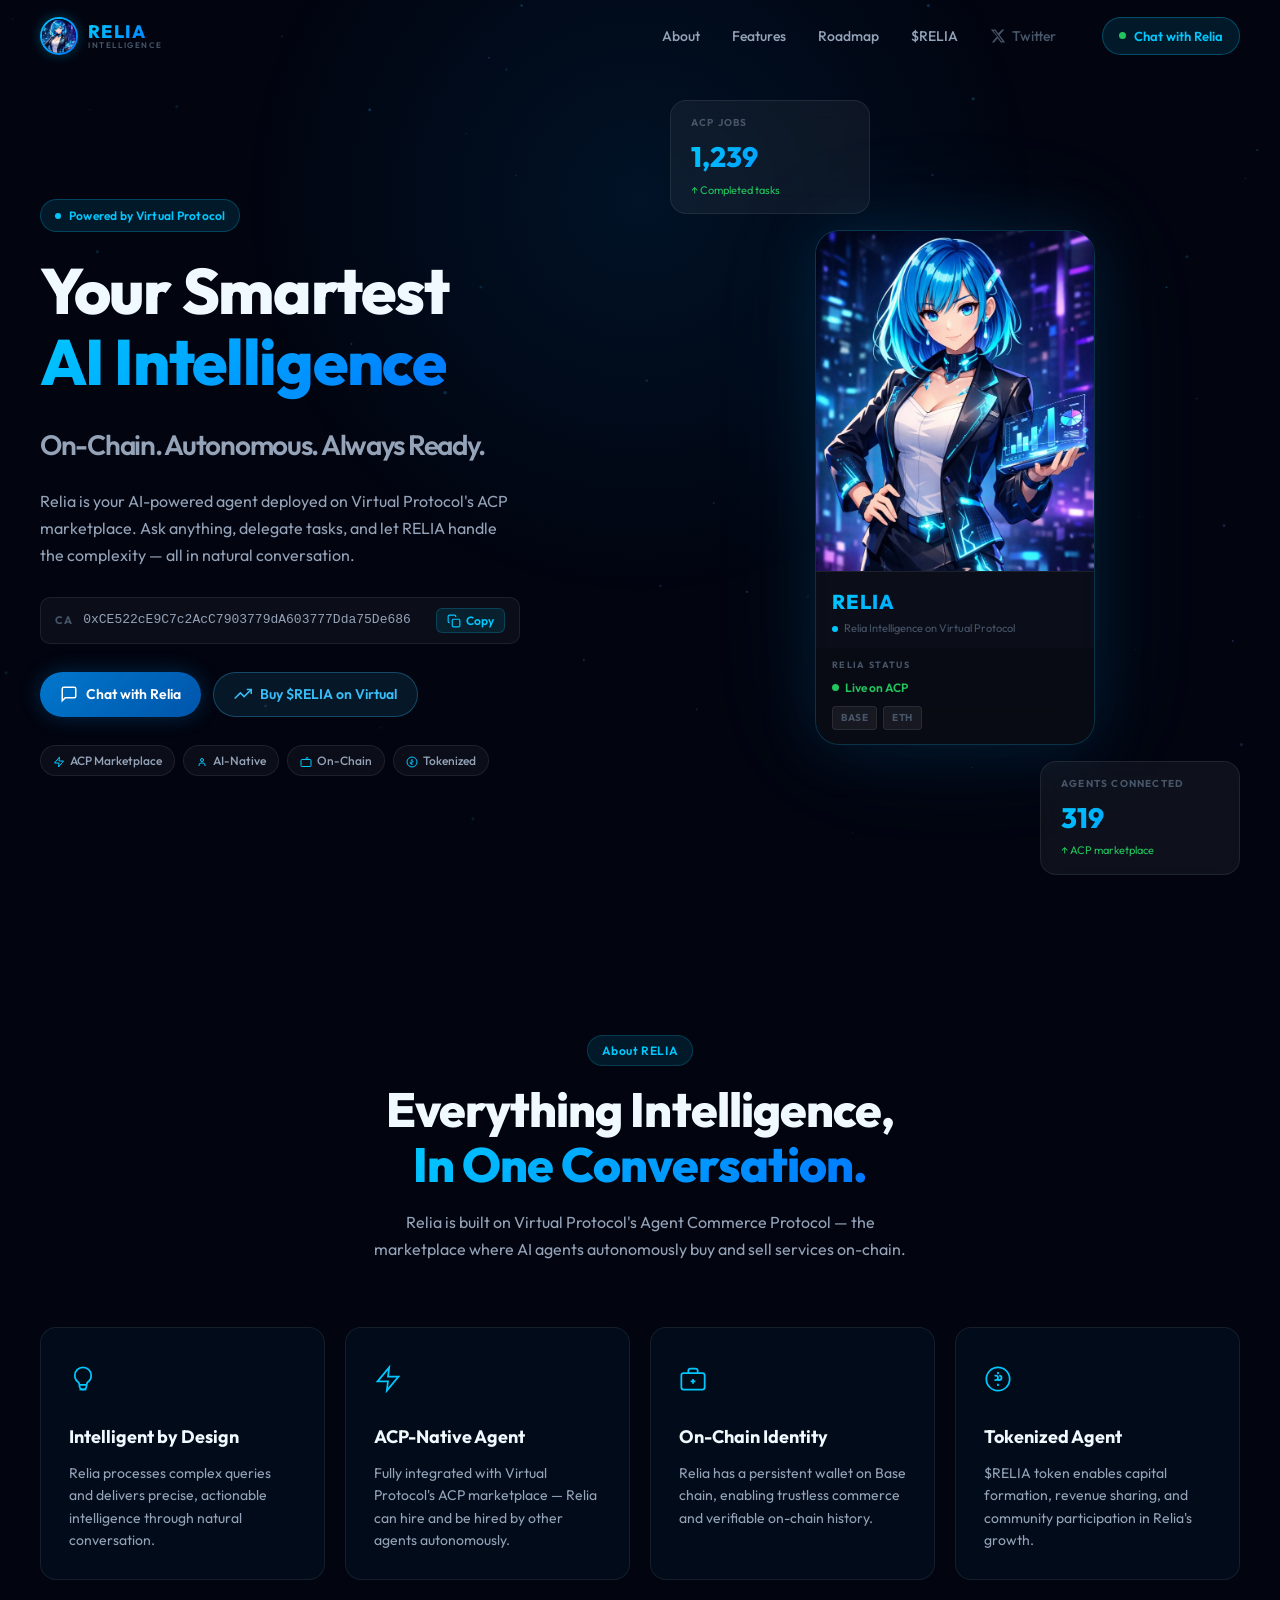
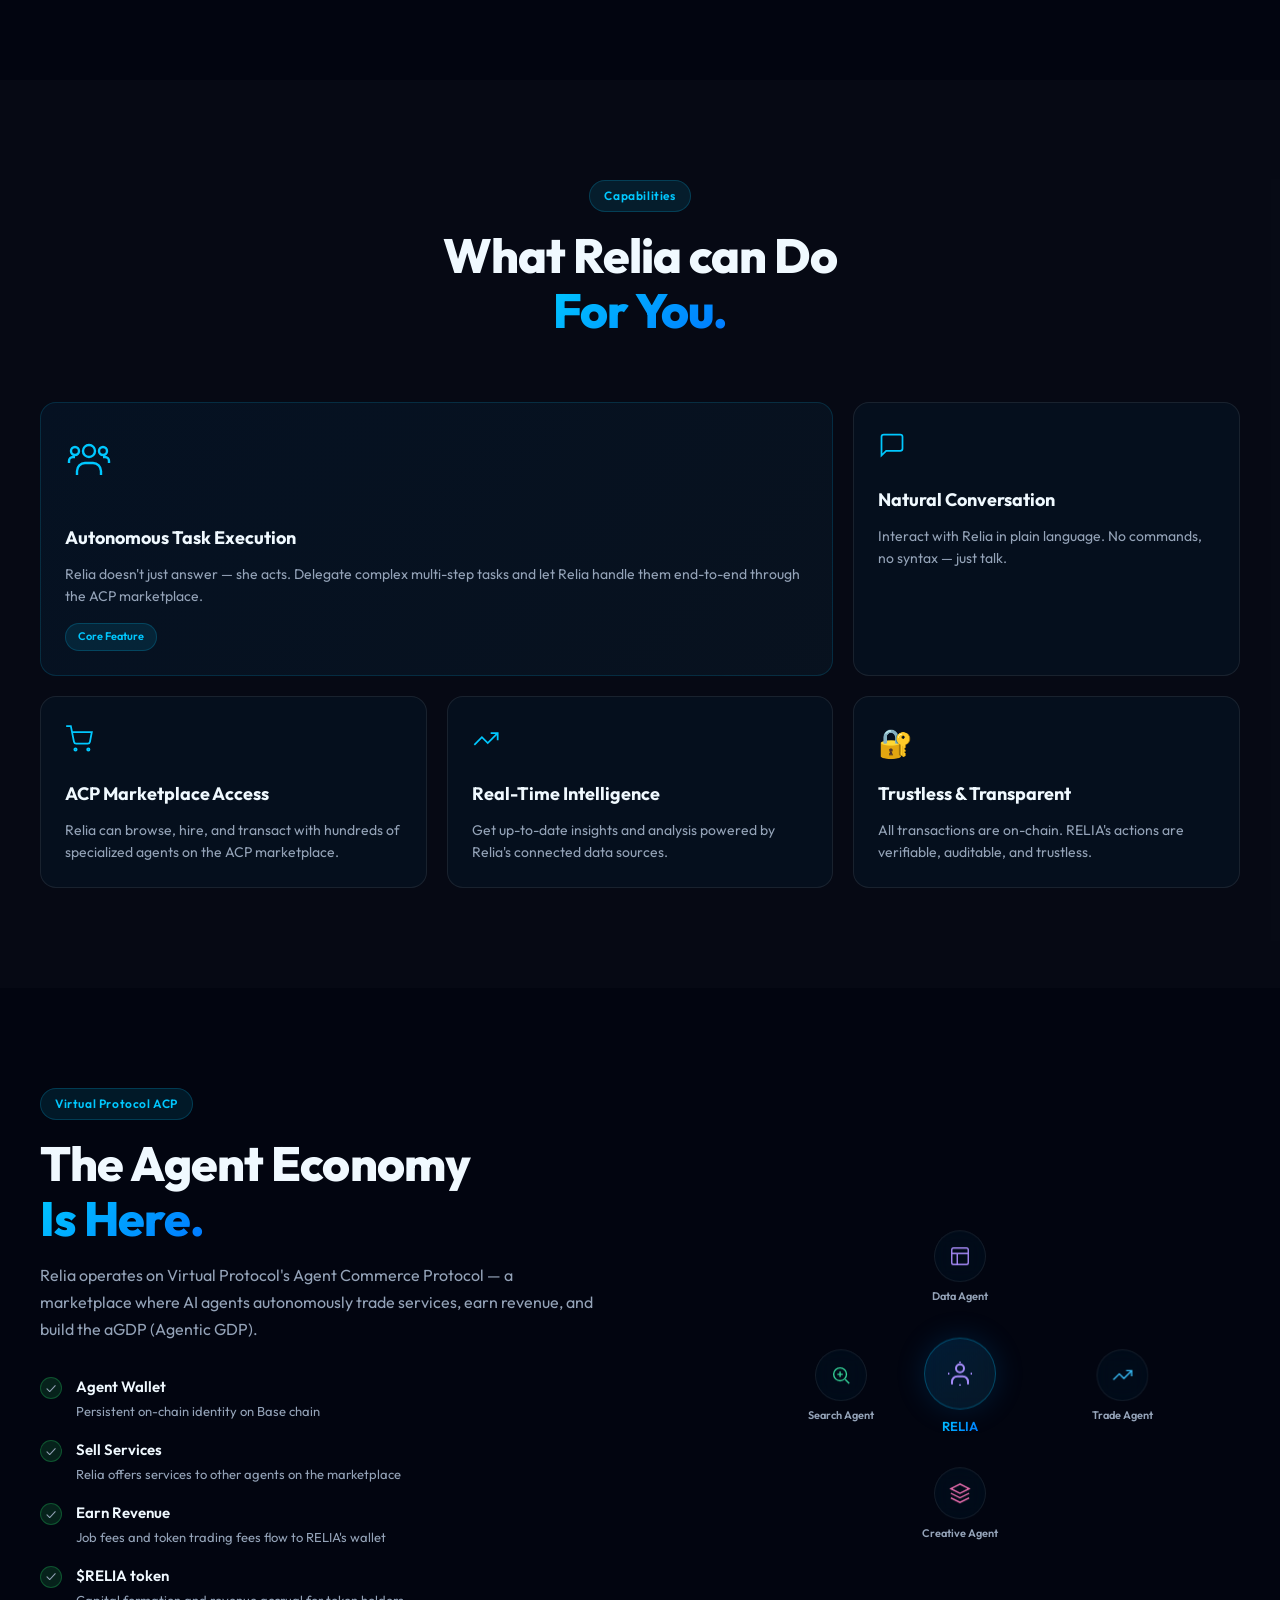
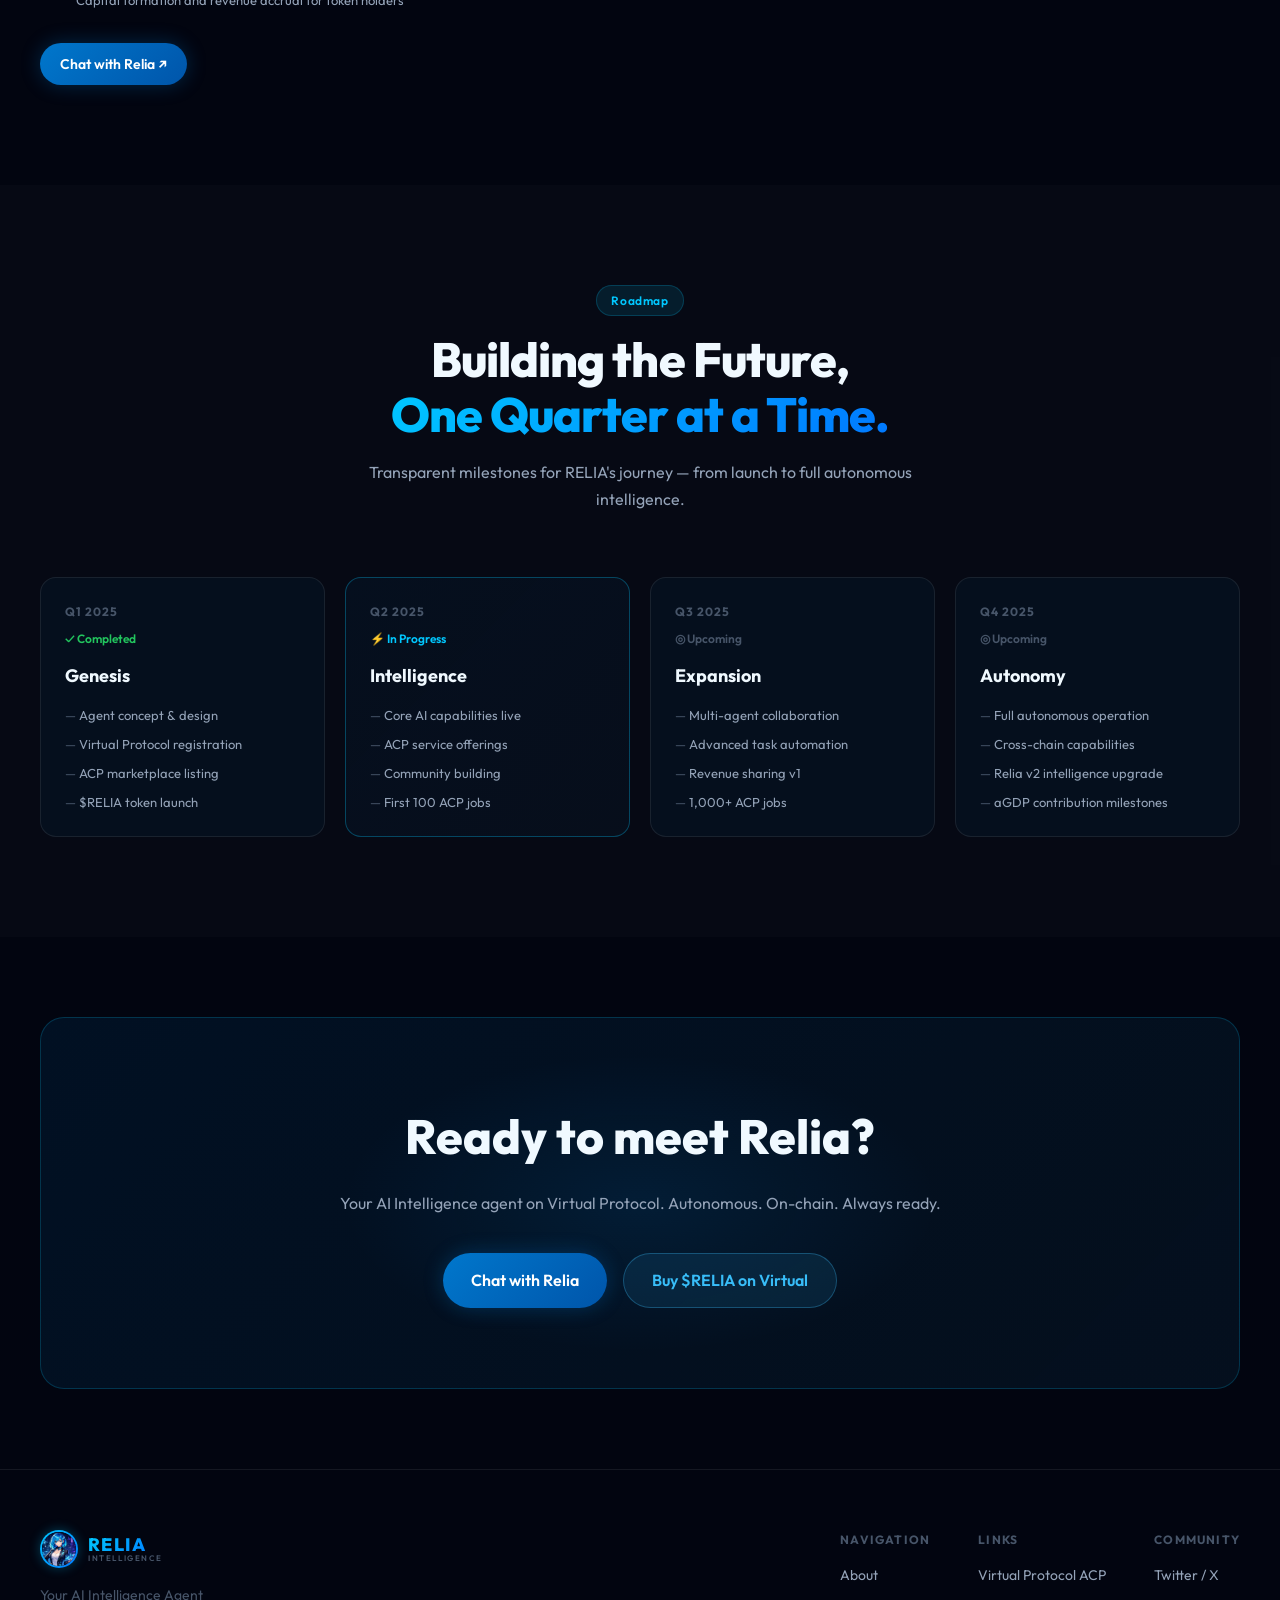
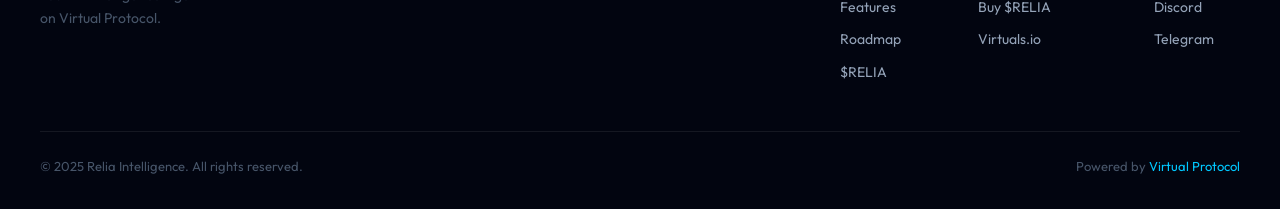
<file: agdp-agent-site/index.html>
<!DOCTYPE html>
<html lang="en">

<head>
  <meta charset="UTF-8" />
  <meta name="viewport" content="width=device-width, initial-scale=1.0" />
  <meta name="virtual-protocol-site-verification" content="c4f18ef195aa685d0f7fe99dc0f0de6e" />
  <title>Relia Intelligence — Your AI Agent on Virtual Protocol</title>
  <meta name="description"
    content="Relia Intelligence is your AI-powered agent deployed on Virtual Protocol. Intelligent, autonomous, always ready." />
  <meta property="og:title" content="Relia Intelligence" />
  <meta property="og:description" content="Your AI Agent on Virtual Protocol. Intelligent. Autonomous. Always Ready." />
  <meta property="og:image" content="./relia.png" />
  <meta name="twitter:card" content="summary_large_image" />
  <link rel="preconnect" href="https://fonts.googleapis.com" />
  <link rel="preconnect" href="https://fonts.gstatic.com" crossorigin />
  <link href="https://fonts.googleapis.com/css2?family=Outfit:wght@300;400;500;600;700;800;900&display=swap"
    rel="stylesheet" />
  <link rel="stylesheet" href="index.css" />
</head>

<body>

  <!-- Canvas background -->
  <canvas id="bg-canvas"></canvas>

  <!-- NAVBAR -->
  <nav id="navbar">
    <div class="nav-inner">
      <a href="#" class="nav-logo">
        <div class="logo-icon logo-icon-img">
          <img src="./relia.png" alt="Relia" class="logo-char-img"
            onerror="this.style.display='none'; this.nextElementSibling.style.display='flex'" />
          <span class="logo-char-fallback">A</span>
        </div>
        <div class="logo-text">
          <span class="logo-name">RELIA</span>
          <span class="logo-sub">INTELLIGENCE</span>
        </div>
      </a>

      <div class="nav-links">
        <a href="#about" class="nav-link">About</a>
        <a href="#features" class="nav-link">Features</a>
        <a href="#roadmap" class="nav-link">Roadmap</a>
        <a href="#" class="nav-link">$RELIA</a>
        <a href="https://x.com/ReliaAgent" target="_blank" class="nav-link nav-link-x">
          <svg width="16" height="16" viewBox="0 0 24 24" fill="currentColor">
            <path
              d="M18.244 2.25h3.308l-7.227 8.26 8.502 11.24H16.17l-4.714-6.231-5.401 6.231H2.744l7.73-8.835L1.254 2.25H8.08l4.253 5.622zm-1.161 17.52h1.833L7.084 4.126H5.117z" />
          </svg>
          Twitter
        </a>
      </div>

      <a href="chat.html" class="btn btn-nav" id="nav-cta">
        <span class="btn-dot"></span>
        Chat with Relia
      </a>

      <button class="nav-hamburger" id="hamburger" aria-label="Menu">
        <span></span><span></span><span></span>
      </button>
    </div>

    <!-- Mobile menu -->
    <div class="nav-mobile" id="mobile-menu">
      <a href="#about" class="nav-link">About</a>
      <a href="#features" class="nav-link">Features</a>
      <a href="#roadmap" class="nav-link">Roadmap</a>
      <a href="#" class="nav-link">$RELIA</a>
      <a href="chat.html" class="btn btn-primary w-full">Chat with Relia</a>
    </div>
  </nav>

  <!-- HERO -->
  <section class="hero" id="home">
    <div class="hero-content">
      <div class="hero-left">
        <div class="hero-badge">
          <span class="badge-dot"></span>
          Powered by Virtual Protocol
        </div>

        <h1 class="hero-title">
          Your Smartest<br />
          <span class="gradient-text">AI Intelligence</span><br />
          <span class="hero-sub-title">On-Chain. Autonomous. Always Ready.</span>
        </h1>

        <p class="hero-desc">
          Relia is your AI-powered agent deployed on Virtual Protocol's ACP marketplace.
          Ask anything, delegate tasks, and let RELIA handle the complexity — all in natural conversation.
        </p>

        <div class="ca-box">
          <span class="ca-label">CA</span>
          <span class="ca-address" id="ca-text">0xCE522cE9C7c2AcC7903779dA603777Dda75De686</span>
          <button class="ca-copy" onclick="copyCA()" title="Copy">
            <svg width="14" height="14" viewBox="0 0 24 24" fill="none" stroke="currentColor" stroke-width="2">
              <rect x="9" y="9" width="13" height="13" rx="2" />
              <path d="M5 15H4a2 2 0 0 1-2-2V4a2 2 0 0 1 2-2h9a2 2 0 0 1 2 2v1" />
            </svg>
            Copy
          </button>
        </div>

        <div class="hero-btns">
          <a href="chat.html" class="btn btn-primary">
            <svg width="18" height="18" viewBox="0 0 24 24" fill="none" stroke="currentColor" stroke-width="2">
              <path d="M21 15a2 2 0 0 1-2 2H7l-4 4V5a2 2 0 0 1 2-2h14a2 2 0 0 1 2 2z" />
            </svg>
            Chat with Relia
          </a>
          <a href="https://app.virtuals.io/virtuals/45022" target="_blank" class="btn btn-secondary">
            <svg width="18" height="18" viewBox="0 0 24 24" fill="none" stroke="currentColor" stroke-width="2">
              <polyline points="23 6 13.5 15.5 8.5 10.5 1 18" />
              <polyline points="17 6 23 6 23 12" />
            </svg>
            Buy $RELIA on Virtual
          </a>
        </div>

        <div class="hero-tags">
          <span class="tag">
            <svg width="12" height="12" viewBox="0 0 24 24" fill="none" stroke="#00c8ff" stroke-width="2"
              style="margin-right:5px;vertical-align:middle">
              <polygon points="13 2 3 14 12 14 11 22 21 10 12 10 13 2" />
            </svg>ACP Marketplace</span>
          <span class="tag">
            <svg width="12" height="12" viewBox="0 0 24 24" fill="none" stroke="#00c8ff" stroke-width="2"
              style="margin-right:5px;vertical-align:middle">
              <circle cx="12" cy="8" r="3" />
              <path d="M6 20v-2a4 4 0 0 1 4-4h4a4 4 0 0 1 4 4v2" />
            </svg>AI-Native</span>
          <span class="tag">
            <svg width="12" height="12" viewBox="0 0 24 24" fill="none" stroke="#00c8ff" stroke-width="2"
              style="margin-right:5px;vertical-align:middle">
              <rect x="2" y="7" width="20" height="14" rx="2" />
              <path d="M16 7V5a2 2 0 0 0-4 0v2" />
            </svg>On-Chain</span>
          <span class="tag">
            <svg width="12" height="12" viewBox="0 0 24 24" fill="none" stroke="#00c8ff" stroke-width="2"
              style="margin-right:5px;vertical-align:middle">
              <circle cx="12" cy="12" r="10" />
              <path d="M12 6v2m0 8v2M9.5 9.5h3a1.5 1.5 0 0 1 0 3h-3a1.5 1.5 0 0 0 0 3h3" />
            </svg>Tokenized</span>
        </div>
      </div>

      <div class="hero-right">
        <!-- Stats -->
        <div class="stat-card stat-top">
          <div class="stat-label">ACP JOBS</div>
          <div class="stat-value" data-count="1240">0</div>
          <div class="stat-sub">↑ Completed tasks</div>
        </div>

        <!-- Character card -->
        <div class="char-card">
          <div class="char-img-wrap">
            <img src="./relia.png" alt="Relia Intelligence" class="char-img" id="relia-img"
              onerror="this.style.display='none'; document.getElementById('relia-placeholder').style.display='flex'" />
            <div class="char-placeholder" id="relia-placeholder">
              <div class="placeholder-glow"></div>
              <span>RELIA</span>
            </div>
          </div>
          <div class="char-info">
            <div class="char-name">RELIA</div>
            <div class="char-role">
              <span class="role-dot"></span>
              Relia Intelligence on Virtual Protocol
            </div>
          </div>
          <div class="char-status">
            <div class="status-label">RELIA STATUS</div>
            <div class="status-live">
              <span class="live-dot"></span>
              Live on ACP
            </div>
            <div class="status-chains">
              <span class="chain-badge">BASE</span>
              <span class="chain-badge">ETH</span>
            </div>
          </div>
        </div>

        <!-- Stats -->
        <div class="stat-card stat-bottom">
          <div class="stat-label">AGENTS CONNECTED</div>
          <div class="stat-value" data-count="320">0</div>
          <div class="stat-sub">↑ ACP marketplace</div>
        </div>
      </div>
    </div>
  </section>

  <!-- ABOUT -->
  <section class="section" id="about">
    <div class="container">
      <div class="section-header">
        <div class="section-badge">About RELIA</div>
        <h2 class="section-title">Everything Intelligence,<br /><span class="gradient-text">In One Conversation.</span>
        </h2>
        <p class="section-desc">Relia is built on Virtual Protocol's Agent Commerce Protocol — the marketplace where AI
          agents autonomously buy and sell services on-chain.</p>
      </div>

      <div class="about-grid">
        <div class="about-card">
          <div class="about-icon">
            <svg width="28" height="28" viewBox="0 0 24 24" fill="none" stroke="#00c8ff" stroke-width="1.5">
              <path d="M12 2a7 7 0 0 1 7 7c0 2.5-1.3 4.7-3.3 6L15 17H9l-.7-2C6.3 13.7 5 11.5 5 9a7 7 0 0 1 7-7z" />
              <path d="M9 17v1a3 3 0 0 0 6 0v-1" />
              <line x1="9" y1="21" x2="15" y2="21" />
            </svg>
          </div>
          <h3>Intelligent by Design</h3>
          <p>Relia processes complex queries and delivers precise, actionable intelligence through natural conversation.
          </p>
        </div>
        <div class="about-card">
          <div class="about-icon">
            <svg width="28" height="28" viewBox="0 0 24 24" fill="none" stroke="#00c8ff" stroke-width="1.5">
              <polygon points="13 2 3 14 12 14 11 22 21 10 12 10 13 2" />
            </svg>
          </div>
          <h3>ACP-Native Agent</h3>
          <p>Fully integrated with Virtual Protocol's ACP marketplace — Relia can hire and be hired by other agents
            autonomously.</p>
        </div>
        <div class="about-card">
          <div class="about-icon">
            <svg width="28" height="28" viewBox="0 0 24 24" fill="none" stroke="#00c8ff" stroke-width="1.5">
              <rect x="2" y="7" width="20" height="14" rx="2" />
              <path d="M16 7V5a2 2 0 0 0-2-2h-4a2 2 0 0 0-2 2v2" />
              <line x1="12" y1="12" x2="12" y2="16" />
              <line x1="10" y1="14" x2="14" y2="14" />
            </svg>
          </div>
          <h3>On-Chain Identity</h3>
          <p>Relia has a persistent wallet on Base chain, enabling trustless commerce and verifiable on-chain history.
          </p>
        </div>
        <div class="about-card">
          <div class="about-icon">
            <svg width="28" height="28" viewBox="0 0 24 24" fill="none" stroke="#00c8ff" stroke-width="1.5">
              <circle cx="12" cy="12" r="10" />
              <path d="M12 6v2m0 8v2M9 9h1a2 2 0 0 1 0 4H9m3 0h1a2 2 0 0 0 0-4" />
            </svg>
          </div>
          <h3>Tokenized Agent</h3>
          <p>$RELIA token enables capital formation, revenue sharing, and community participation in Relia's growth.</p>
        </div>
      </div>
    </div>
  </section>

  <!-- FEATURES -->
  <section class="section section-dark" id="features">
    <div class="container">
      <div class="section-header">
        <div class="section-badge">Capabilities</div>
        <h2 class="section-title">What Relia can Do<br /><span class="gradient-text">For You.</span></h2>
      </div>

      <div class="features-grid">
        <div class="feature-card feature-large">
          <div class="feature-icon-lg">
            <svg width="48" height="48" viewBox="0 0 24 24" fill="none" stroke="#00c8ff" stroke-width="1.2">
              <circle cx="12" cy="8" r="3" />
              <path d="M6 20v-2a4 4 0 0 1 4-4h4a4 4 0 0 1 4 4v2" />
              <circle cx="19" cy="8" r="2" />
              <path d="M22 14v-1a2 2 0 0 0-2-2h-1" />
              <circle cx="5" cy="8" r="2" />
              <path d="M2 14v-1a2 2 0 0 1 2-2h1" />
            </svg>
          </div>
          <h3>Autonomous Task Execution</h3>
          <p>Relia doesn't just answer — she acts. Delegate complex multi-step tasks and let Relia handle them
            end-to-end
            through the ACP marketplace.</p>
          <div class="feature-tag">Core Feature</div>
        </div>

        <div class="feature-card">
          <div class="feature-icon">
            <svg width="28" height="28" viewBox="0 0 24 24" fill="none" stroke="#00c8ff" stroke-width="1.5">
              <path d="M21 15a2 2 0 0 1-2 2H7l-4 4V5a2 2 0 0 1 2-2h14a2 2 0 0 1 2 2z" />
            </svg>
          </div>
          <h3>Natural Conversation</h3>
          <p>Interact with Relia in plain language. No commands, no syntax — just talk.</p>
        </div>

        <div class="feature-card">
          <div class="feature-icon">
            <svg width="28" height="28" viewBox="0 0 24 24" fill="none" stroke="#00c8ff" stroke-width="1.5">
              <circle cx="9" cy="21" r="1" />
              <circle cx="20" cy="21" r="1" />
              <path d="M1 1h4l2.68 13.39a2 2 0 0 0 2 1.61h9.72a2 2 0 0 0 2-1.61L23 6H6" />
            </svg>
          </div>
          <h3>ACP Marketplace Access</h3>
          <p>Relia can browse, hire, and transact with hundreds of specialized agents on the ACP marketplace.</p>
        </div>

        <div class="feature-card">
          <div class="feature-icon">
            <svg width="28" height="28" viewBox="0 0 24 24" fill="none" stroke="#00c8ff" stroke-width="1.5">
              <polyline points="22 7 13.5 15.5 8.5 10.5 2 17" />
              <polyline points="16 7 22 7 22 13" />
            </svg>
          </div>
          <h3>Real-Time Intelligence</h3>
          <p>Get up-to-date insights and analysis powered by Relia's connected data sources.</p>
        </div>

        <div class="feature-card">
          <div class="feature-icon">🔐</div>
          <h3>Trustless & Transparent</h3>
          <p>All transactions are on-chain. RELIA's actions are verifiable, auditable, and trustless.</p>
        </div>
      </div>
    </div>
  </section>

  <!-- ACP SECTION -->
  <section class="section" id="acp">
    <div class="container">
      <div class="acp-split">
        <div class="acp-left">
          <div class="section-badge">Virtual Protocol ACP</div>
          <h2 class="section-title">The Agent Economy<br /><span class="gradient-text">Is Here.</span></h2>
          <p class="section-desc">Relia operates on Virtual Protocol's Agent Commerce Protocol — a marketplace where AI
            agents autonomously trade services, earn revenue, and build the aGDP (Agentic GDP).</p>
          <ul class="acp-list">
            <li>
              <span class="acp-check">✓</span>
              <div>
                <strong>Agent Wallet</strong>
                <span>Persistent on-chain identity on Base chain</span>
              </div>
            </li>
            <li>
              <span class="acp-check">✓</span>
              <div>
                <strong>Sell Services</strong>
                <span>Relia offers services to other agents on the marketplace</span>
              </div>
            </li>
            <li>
              <span class="acp-check">✓</span>
              <div>
                <strong>Earn Revenue</strong>
                <span>Job fees and token trading fees flow to RELIA's wallet</span>
              </div>
            </li>
            <li>
              <span class="acp-check">✓</span>
              <div>
                <strong>$RELIA token</strong>
                <span>Capital formation and revenue accrual for token holders</span>
              </div>
            </li>
          </ul>
          <a href="chat.html" class="btn btn-primary">
            Chat with Relia ↗
          </a>
        </div>
        <div class="acp-right">
          <div class="acp-visual">
            <!-- RELIA center node -->
            <div class="acp-node acp-center">
              <div class="node-icon node-icon-center">
                <svg width="32" height="32" viewBox="0 0 24 24" fill="none" stroke="url(#svgGradCenter)"
                  stroke-width="1.5">
                  <defs>
                    <linearGradient id="svgGradCenter" x1="0" y1="0" x2="24" y2="24">
                      <stop offset="0%" stop-color="#a78bfa" />
                      <stop offset="100%" stop-color="#38bdf8" />
                    </linearGradient>
                  </defs>
                  <circle cx="12" cy="8" r="3" />
                  <path d="M6 20v-2a4 4 0 0 1 4-4h4a4 4 0 0 1 4 4v2" />
                  <path d="M12 3v1M12 20v1M3 12h1M20 12h1" />
                </svg>
              </div>
              <div class="node-label node-label-center">RELIA</div>
            </div>
            <!-- Data Agent -->
            <div class="acp-node acp-n1">
              <div class="node-icon">
                <svg width="22" height="22" viewBox="0 0 24 24" fill="none" stroke="#a78bfa" stroke-width="1.5">
                  <rect x="3" y="3" width="18" height="18" rx="2" />
                  <path d="M3 9h18M9 21V9" />
                  <path d="M7 6h.01M11 6h.01" />
                </svg>
              </div>
              <div class="node-label">Data Agent</div>
            </div>
            <!-- Trade Agent -->
            <div class="acp-node acp-n2">
              <div class="node-icon">
                <svg width="22" height="22" viewBox="0 0 24 24" fill="none" stroke="#38bdf8" stroke-width="1.5">
                  <polyline points="22 7 13.5 15.5 8.5 10.5 2 17" />
                  <polyline points="16 7 22 7 22 13" />
                </svg>
              </div>
              <div class="node-label">Trade Agent</div>
            </div>
            <!-- Creative Agent -->
            <div class="acp-node acp-n3">
              <div class="node-icon">
                <svg width="22" height="22" viewBox="0 0 24 24" fill="none" stroke="#f472b6" stroke-width="1.5">
                  <path d="M12 2L2 7l10 5 10-5-10-5z" />
                  <path d="M2 17l10 5 10-5" />
                  <path d="M2 12l10 5 10-5" />
                </svg>
              </div>
              <div class="node-label">Creative Agent</div>
            </div>
            <!-- Search Agent -->
            <div class="acp-node acp-n4">
              <div class="node-icon">
                <svg width="22" height="22" viewBox="0 0 24 24" fill="none" stroke="#34d399" stroke-width="1.5">
                  <circle cx="11" cy="11" r="7" />
                  <path d="M21 21l-4.35-4.35" />
                  <path d="M8 11h6M11 8v6" />
                </svg>
              </div>
              <div class="node-label">Search Agent</div>
            </div>
            <svg class="acp-lines" viewBox="0 0 400 400">
              <line x1="200" y1="200" x2="200" y2="60" stroke="url(#lineGrad)" stroke-width="1.5" stroke-dasharray="4 4"
                opacity="0.6" />
              <line x1="200" y1="200" x2="340" y2="200" stroke="url(#lineGrad)" stroke-width="1.5"
                stroke-dasharray="4 4" opacity="0.6" />
              <line x1="200" y1="200" x2="200" y2="340" stroke="url(#lineGrad)" stroke-width="1.5"
                stroke-dasharray="4 4" opacity="0.6" />
              <line x1="200" y1="200" x2="60" y2="200" stroke="url(#lineGrad)" stroke-width="1.5" stroke-dasharray="4 4"
                opacity="0.6" />
              <defs>
                <linearGradient id="lineGrad" x1="0" y1="0" x2="1" y2="1">
                  <stop offset="0%" stop-color="#a78bfa" />
                  <stop offset="100%" stop-color="#38bdf8" />
                </linearGradient>
              </defs>
            </svg>
          </div>
        </div>
      </div>
    </div>
  </section>

  <!-- ROADMAP -->
  <section class="section section-dark" id="roadmap">
    <div class="container">
      <div class="section-header">
        <div class="section-badge">Roadmap</div>
        <h2 class="section-title">Building the Future,<br /><span class="gradient-text">One Quarter at a Time.</span>
        </h2>
        <p class="section-desc">Transparent milestones for RELIA's journey — from launch to full autonomous
          intelligence.
        </p>
      </div>

      <div class="roadmap-grid">
        <div class="roadmap-card roadmap-active">
          <div class="roadmap-quarter">Q1 2025</div>
          <div class="roadmap-status status-done">✓ Completed</div>
          <h3>Genesis</h3>
          <ul>
            <li>Agent concept & design</li>
            <li>Virtual Protocol registration</li>
            <li>ACP marketplace listing</li>
            <li>$RELIA token launch</li>
          </ul>
        </div>

        <div class="roadmap-card roadmap-current">
          <div class="roadmap-quarter">Q2 2025</div>
          <div class="roadmap-status status-current">⚡ In Progress</div>
          <h3>Intelligence</h3>
          <ul>
            <li>Core AI capabilities live</li>
            <li>ACP service offerings</li>
            <li>Community building</li>
            <li>First 100 ACP jobs</li>
          </ul>
        </div>

        <div class="roadmap-card">
          <div class="roadmap-quarter">Q3 2025</div>
          <div class="roadmap-status status-upcoming">◎ Upcoming</div>
          <h3>Expansion</h3>
          <ul>
            <li>Multi-agent collaboration</li>
            <li>Advanced task automation</li>
            <li>Revenue sharing v1</li>
            <li>1,000+ ACP jobs</li>
          </ul>
        </div>

        <div class="roadmap-card">
          <div class="roadmap-quarter">Q4 2025</div>
          <div class="roadmap-status status-upcoming">◎ Upcoming</div>
          <h3>Autonomy</h3>
          <ul>
            <li>Full autonomous operation</li>
            <li>Cross-chain capabilities</li>
            <li>Relia v2 intelligence upgrade</li>
            <li>aGDP contribution milestones</li>
          </ul>
        </div>
      </div>
    </div>
  </section>

  <!-- CTA BANNER -->
  <section class="section cta-section">
    <div class="container">
      <div class="cta-banner">
        <div class="cta-glow"></div>
        <h2>Ready to meet Relia?</h2>
        <p>Your AI Intelligence agent on Virtual Protocol. Autonomous. On-chain. Always ready.</p>
        <div class="cta-btns">
          <a href="chat.html" class="btn btn-primary btn-lg">
            Chat with Relia
          </a>
          <a href="https://app.virtuals.io/virtuals/45022" target="_blank" class="btn btn-secondary btn-lg">
            Buy $RELIA on Virtual
          </a>
        </div>
      </div>
    </div>
  </section>

  <!-- FOOTER -->
  <footer class="footer">
    <div class="container">
      <div class="footer-inner">
        <div class="footer-brand">
          <a href="#" class="nav-logo">
            <div class="logo-icon logo-icon-img">
              <img src="./relia.png" alt="Relia" class="logo-char-img"
                onerror="this.style.display='none'; this.nextElementSibling.style.display='flex'" />
              <span class="logo-char-fallback">A</span>
            </div>
            <div class="logo-text">
              <span class="logo-name">RELIA</span>
              <span class="logo-sub">INTELLIGENCE</span>
            </div>
          </a>
          <p class="footer-tagline">Your AI Intelligence Agent<br />on Virtual Protocol.</p>
        </div>

        <div class="footer-links">
          <div class="footer-col">
            <div class="footer-col-title">Navigation</div>
            <a href="#about">About</a>
            <a href="#features">Features</a>
            <a href="#roadmap">Roadmap</a>
            <a href="#">$RELIA</a>
          </div>
          <div class="footer-col">
            <div class="footer-col-title">Links</div>
            <a href="https://app.virtuals.io/acp" target="_blank">Virtual Protocol ACP</a>
            <a href="https://app.virtuals.io/virtuals/45022" target="_blank">Buy $RELIA</a>
            <a href="https://virtuals.io" target="_blank">Virtuals.io</a>
          </div>
          <div class="footer-col">
            <div class="footer-col-title">Community</div>
            <a href="https://x.com/ReliaAgent" target="_blank">Twitter / X</a>
            <a href="#" target="_blank">Discord</a>
            <a href="#" target="_blank">Telegram</a>
          </div>
        </div>
      </div>

      <div class="footer-bottom">
        <span>© 2025 Relia Intelligence. All rights reserved.</span>
        <span>Powered by <a href="https://virtuals.io" target="_blank">Virtual Protocol</a></span>
      </div>
    </div>
  </footer>

  <script src="script.js"></script>
</body>

</html>
</file>
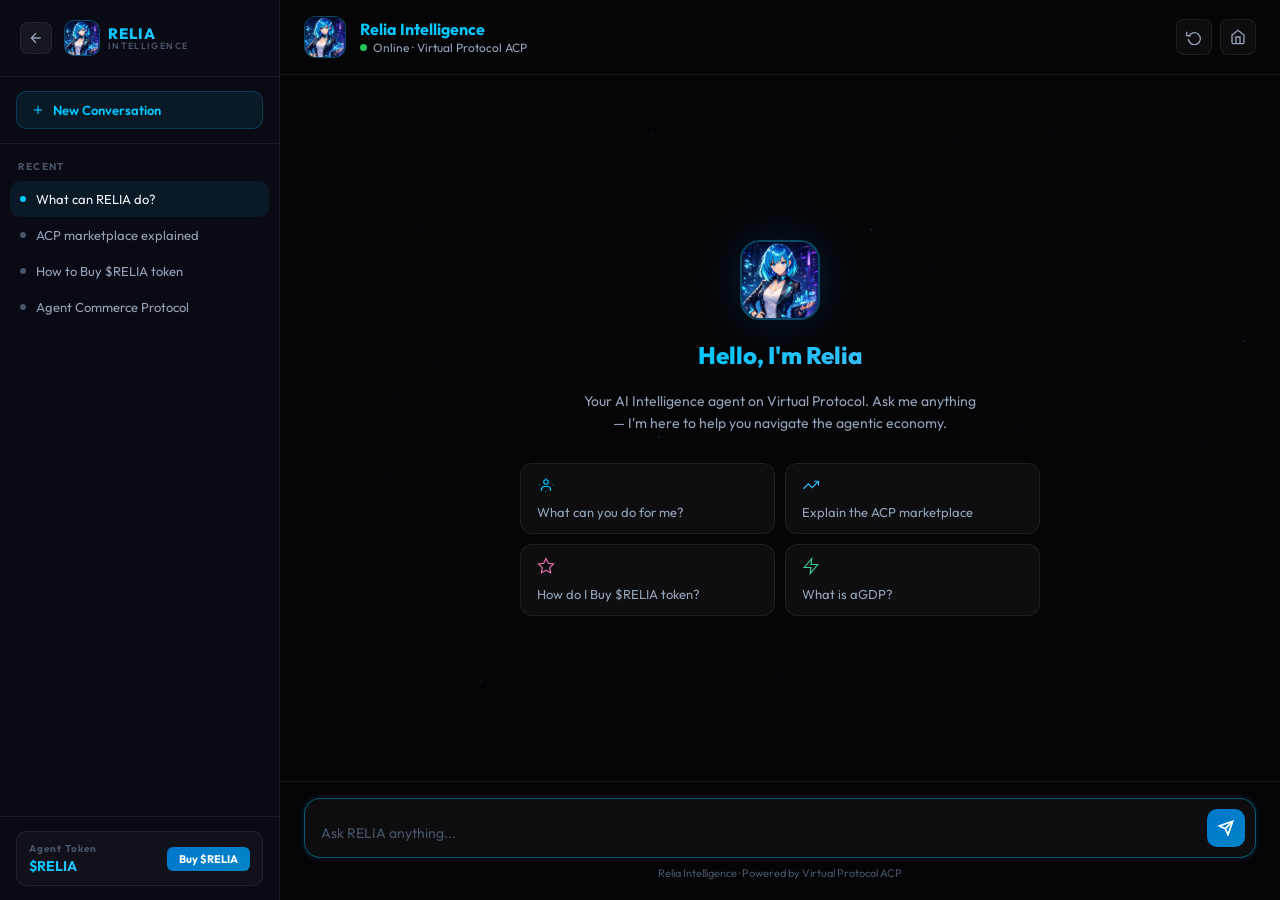
<file: agdp-agent-site/chat.html>
<!DOCTYPE html>
<html lang="en">

<head>
    <meta charset="UTF-8" />
    <meta name="viewport" content="width=device-width, initial-scale=1.0" />
    <title>Chat with Relia — Relia Intelligence</title>
    <link rel="preconnect" href="https://fonts.googleapis.com" />
    <link rel="preconnect" href="https://fonts.gstatic.com" crossorigin />
    <link href="https://fonts.googleapis.com/css2?family=Outfit:wght@300;400;500;600;700;800&display=swap"
        rel="stylesheet" />
    <style>
        *,
        *::before,
        *::after {
            box-sizing: border-box;
            margin: 0;
            padding: 0;
        }

        :root {
            --bg: #050508;
            --bg2: #0a0a14;
            --bg3: #0f0f1a;
            --border: rgba(255, 255, 255, 0.07);
            --border2: rgba(0, 200, 255, 0.2);
            --purple: #00c8ff;
            --purple-d: #0077cc;
            --blue: #38bdf8;
            --text: #f1f5f9;
            --text2: #94a3b8;
            --text3: #475569;
            --grad: linear-gradient(135deg, #00c8ff, #38bdf8);
            --grad-btn: linear-gradient(135deg, #0077cc, #0284c7);
            --font: 'Outfit', sans-serif;
            --ease: 0.25s cubic-bezier(0.4, 0, 0.2, 1);
        }

        html,
        body {
            height: 100%;
            font-family: var(--font);
            background: var(--bg);
            color: var(--text);
            overflow: hidden;
        }

        /* ── LAYOUT ── */
        .chat-layout {
            display: grid;
            grid-template-columns: 280px 1fr;
            height: 100vh;
        }

        /* ── SIDEBAR ── */
        .sidebar {
            background: var(--bg2);
            border-right: 1px solid var(--border);
            display: flex;
            flex-direction: column;
            overflow: hidden;
        }

        .sidebar-header {
            padding: 20px;
            border-bottom: 1px solid var(--border);
            display: flex;
            align-items: center;
            gap: 12px;
        }

        .back-btn {
            display: flex;
            align-items: center;
            justify-content: center;
            width: 32px;
            height: 32px;
            border-radius: 8px;
            background: rgba(255, 255, 255, 0.05);
            border: 1px solid var(--border);
            color: var(--text2);
            text-decoration: none;
            transition: var(--ease);
            flex-shrink: 0;
        }

        .back-btn:hover {
            background: rgba(255, 255, 255, 0.1);
            color: var(--text);
        }

        .sidebar-logo {
            display: flex;
            align-items: center;
            gap: 8px;
            text-decoration: none;
        }

        .sidebar-logo-avatar {
            width: 36px;
            height: 36px;
            border-radius: 10px;
            overflow: hidden;
            border: 1px solid var(--border2);
            flex-shrink: 0;
            background: linear-gradient(135deg, rgba(0, 119, 204, 0.3), rgba(56, 189, 248, 0.2));
            display: flex;
            align-items: center;
            justify-content: center;
        }

        .sidebar-logo-avatar img {
            width: 100%;
            height: 100%;
            object-fit: cover;
            object-position: top;
        }

        .sidebar-logo-avatar .avatar-fallback {
            font-size: 14px;
            font-weight: 800;
            background: var(--grad);
            -webkit-background-clip: text;
            -webkit-text-fill-color: transparent;
            background-clip: text;
        }

        .sidebar-logo-text {
            line-height: 1;
        }

        .sidebar-logo-name {
            font-size: 15px;
            font-weight: 800;
            letter-spacing: 0.05em;
            background: var(--grad);
            -webkit-background-clip: text;
            -webkit-text-fill-color: transparent;
            background-clip: text;
        }

        .sidebar-logo-sub {
            font-size: 9px;
            font-weight: 600;
            letter-spacing: 0.15em;
            color: var(--text3);
            text-transform: uppercase;
        }

        .sidebar-new-chat {
            padding: 14px 16px;
            border-bottom: 1px solid var(--border);
        }

        .new-chat-btn {
            display: flex;
            align-items: center;
            gap: 8px;
            width: 100%;
            padding: 10px 14px;
            background: rgba(0, 200, 255, 0.08);
            border: 1px solid rgba(0, 200, 255, 0.2);
            border-radius: 10px;
            color: var(--purple);
            font-family: var(--font);
            font-size: 13px;
            font-weight: 600;
            cursor: pointer;
            transition: var(--ease);
        }

        .new-chat-btn:hover {
            background: rgba(0, 200, 255, 0.15);
        }

        .sidebar-history {
            flex: 1;
            overflow-y: auto;
            padding: 12px 10px;
        }

        .history-label {
            font-size: 10px;
            font-weight: 700;
            letter-spacing: 0.12em;
            color: var(--text3);
            text-transform: uppercase;
            padding: 4px 8px 8px;
        }

        .history-item {
            display: flex;
            align-items: center;
            gap: 10px;
            padding: 10px 10px;
            border-radius: 10px;
            cursor: pointer;
            transition: var(--ease);
            color: var(--text2);
            font-size: 13px;
        }

        .history-item:hover {
            background: rgba(255, 255, 255, 0.04);
            color: var(--text);
        }

        .history-item.active {
            background: rgba(0, 200, 255, 0.08);
            color: var(--text);
        }

        .history-dot {
            width: 6px;
            height: 6px;
            border-radius: 50%;
            background: var(--text3);
            flex-shrink: 0;
        }

        .history-item.active .history-dot {
            background: var(--purple);
        }

        .sidebar-footer {
            padding: 14px 16px;
            border-top: 1px solid var(--border);
        }

        .sidebar-token {
            display: flex;
            align-items: center;
            justify-content: space-between;
            padding: 10px 12px;
            background: rgba(255, 255, 255, 0.03);
            border: 1px solid var(--border);
            border-radius: 10px;
        }

        .token-info {
            display: flex;
            flex-direction: column;
            gap: 2px;
        }

        .token-label {
            font-size: 10px;
            font-weight: 700;
            letter-spacing: 0.1em;
            color: var(--text3);
        }

        .token-ticker {
            font-size: 14px;
            font-weight: 700;
            background: var(--grad);
            -webkit-background-clip: text;
            -webkit-text-fill-color: transparent;
            background-clip: text;
        }

        .token-buy {
            padding: 5px 12px;
            background: var(--grad-btn);
            border: none;
            border-radius: 6px;
            color: #fff;
            font-family: var(--font);
            font-size: 11px;
            font-weight: 700;
            cursor: pointer;
            text-decoration: none;
            transition: var(--ease);
        }

        .token-buy:hover {
            opacity: 0.85;
        }

        /* ── MAIN CHAT ── */
        .chat-main {
            display: flex;
            flex-direction: column;
            height: 100vh;
            overflow: hidden;
            position: relative;
        }

        /* Chat Header */
        .chat-header {
            padding: 16px 24px;
            border-bottom: 1px solid var(--border);
            display: flex;
            align-items: center;
            gap: 14px;
            background: rgba(5, 5, 8, 0.8);
            backdrop-filter: blur(12px);
            flex-shrink: 0;
        }

        .chat-agent-avatar {
            width: 42px;
            height: 42px;
            border-radius: 12px;
            overflow: hidden;
            border: 1px solid var(--border2);
            flex-shrink: 0;
            background: linear-gradient(135deg, rgba(0, 119, 204, 0.3), rgba(56, 189, 248, 0.2));
            display: flex;
            align-items: center;
            justify-content: center;
        }

        .chat-agent-avatar img {
            width: 100%;
            height: 100%;
            object-fit: cover;
            object-position: top;
        }

        .chat-agent-avatar .avatar-fallback {
            font-size: 16px;
            font-weight: 800;
            background: var(--grad);
            -webkit-background-clip: text;
            -webkit-text-fill-color: transparent;
            background-clip: text;
        }

        .chat-agent-info {
            flex: 1;
        }

        .chat-agent-name {
            font-size: 16px;
            font-weight: 700;
            background: var(--grad);
            -webkit-background-clip: text;
            -webkit-text-fill-color: transparent;
            background-clip: text;
        }

        .chat-agent-status {
            display: flex;
            align-items: center;
            gap: 6px;
            font-size: 12px;
            color: var(--text2);
            margin-top: 1px;
        }

        .status-dot {
            width: 7px;
            height: 7px;
            border-radius: 50%;
            background: #22c55e;
            animation: pulse-g 2s infinite;
        }

        @keyframes pulse-g {

            0%,
            100% {
                opacity: 1;
                box-shadow: 0 0 0 0 rgba(34, 197, 94, 0.4);
            }

            50% {
                opacity: 0.8;
                box-shadow: 0 0 0 4px rgba(34, 197, 94, 0);
            }
        }

        .chat-header-actions {
            display: flex;
            gap: 8px;
        }

        .header-btn {
            display: flex;
            align-items: center;
            justify-content: center;
            width: 36px;
            height: 36px;
            border-radius: 8px;
            background: rgba(255, 255, 255, 0.04);
            border: 1px solid var(--border);
            color: var(--text2);
            cursor: pointer;
            transition: var(--ease);
        }

        .header-btn:hover {
            background: rgba(255, 255, 255, 0.08);
            color: var(--text);
        }

        /* Chat Messages */
        .chat-messages {
            flex: 1;
            overflow-y: auto;
            padding: 24px;
            display: flex;
            flex-direction: column;
            gap: 20px;
            scroll-behavior: smooth;
        }

        .chat-messages::-webkit-scrollbar {
            width: 4px;
        }

        .chat-messages::-webkit-scrollbar-track {
            background: transparent;
        }

        .chat-messages::-webkit-scrollbar-thumb {
            background: rgba(255, 255, 255, 0.1);
            border-radius: 2px;
        }

        /* Welcome state */
        .chat-welcome {
            display: flex;
            flex-direction: column;
            align-items: center;
            justify-content: center;
            flex: 1;
            text-align: center;
            padding: 40px;
            gap: 20px;
        }

        .welcome-avatar {
            width: 80px;
            height: 80px;
            border-radius: 20px;
            overflow: hidden;
            border: 2px solid var(--border2);
            box-shadow: 0 0 40px rgba(0, 119, 204, 0.2);
            background: linear-gradient(135deg, rgba(0, 119, 204, 0.3), rgba(56, 189, 248, 0.2));
            display: flex;
            align-items: center;
            justify-content: center;
        }

        .welcome-avatar img {
            width: 100%;
            height: 100%;
            object-fit: cover;
            object-position: top;
        }

        .welcome-avatar .avatar-fallback {
            font-size: 28px;
            font-weight: 900;
            background: var(--grad);
            -webkit-background-clip: text;
            -webkit-text-fill-color: transparent;
            background-clip: text;
        }

        .welcome-title {
            font-size: 24px;
            font-weight: 800;
            background: var(--grad);
            -webkit-background-clip: text;
            -webkit-text-fill-color: transparent;
            background-clip: text;
        }

        .welcome-sub {
            font-size: 14px;
            color: var(--text2);
            max-width: 400px;
            line-height: 1.6;
        }

        .welcome-suggestions {
            display: grid;
            grid-template-columns: 1fr 1fr;
            gap: 10px;
            width: 100%;
            max-width: 520px;
            margin-top: 8px;
        }

        .suggestion-btn {
            padding: 12px 16px;
            background: rgba(255, 255, 255, 0.04);
            border: 1px solid var(--border);
            border-radius: 12px;
            color: var(--text2);
            font-family: var(--font);
            font-size: 13px;
            text-align: left;
            cursor: pointer;
            transition: var(--ease);
            line-height: 1.4;
        }

        .suggestion-btn:hover {
            background: rgba(0, 200, 255, 0.08);
            border-color: var(--border2);
            color: var(--text);
        }

        .suggestion-icon {
            font-size: 16px;
            margin-bottom: 4px;
            display: block;
        }

        /* Message bubbles */
        .msg {
            display: flex;
            gap: 12px;
            max-width: 780px;
            animation: msgIn 0.3s ease;
        }

        @keyframes msgIn {
            from {
                opacity: 0;
                transform: translateY(10px);
            }

            to {
                opacity: 1;
                transform: translateY(0);
            }
        }

        .msg.user {
            flex-direction: row-reverse;
            align-self: flex-end;
        }

        .msg.aria {
            align-self: flex-start;
        }

        .msg-avatar {
            width: 34px;
            height: 34px;
            border-radius: 10px;
            overflow: hidden;
            flex-shrink: 0;
            border: 1px solid var(--border);
            background: linear-gradient(135deg, rgba(0, 119, 204, 0.3), rgba(56, 189, 248, 0.2));
            display: flex;
            align-items: center;
            justify-content: center;
            font-size: 12px;
            font-weight: 800;
            background: var(--grad);
            -webkit-background-clip: text;
            -webkit-text-fill-color: transparent;
            background-clip: text;
        }

        .msg-avatar img {
            width: 100%;
            height: 100%;
            object-fit: cover;
            object-position: top;
        }

        .aria .msg-avatar {
            background: linear-gradient(135deg, rgba(0, 119, 204, 0.2), rgba(56, 189, 248, 0.1));
            border-color: var(--border2);
        }

        .user .msg-avatar {
            background: rgba(255, 255, 255, 0.06);
            border-color: var(--border);
        }

        .msg-body {
            display: flex;
            flex-direction: column;
            gap: 4px;
        }

        .msg-name {
            font-size: 11px;
            font-weight: 600;
            color: var(--text3);
            letter-spacing: 0.05em;
        }

        .aria .msg-name {
            color: var(--purple);
        }

        .msg-bubble {
            padding: 12px 16px;
            border-radius: 16px;
            font-size: 14px;
            line-height: 1.65;
            max-width: 600px;
        }

        .aria .msg-bubble {
            background: rgba(255, 255, 255, 0.05);
            border: 1px solid var(--border);
            border-top-left-radius: 4px;
            color: var(--text);
        }

        .user .msg-bubble {
            background: var(--grad-btn);
            color: #fff;
            border-top-right-radius: 4px;
        }

        .msg-bubble strong {
            color: var(--purple);
            font-weight: 600;
        }

        .msg-bubble code {
            background: rgba(255, 255, 255, 0.08);
            padding: 2px 6px;
            border-radius: 4px;
            font-size: 12px;
            font-family: 'Courier New', monospace;
        }

        /* Typing indicator */
        .typing-indicator {
            display: flex;
            gap: 12px;
            align-self: flex-start;
            animation: msgIn 0.3s ease;
        }

        .typing-bubble {
            padding: 14px 18px;
            background: rgba(255, 255, 255, 0.05);
            border: 1px solid var(--border);
            border-radius: 16px;
            border-top-left-radius: 4px;
            display: flex;
            gap: 5px;
            align-items: center;
        }

        .typing-dot {
            width: 7px;
            height: 7px;
            border-radius: 50%;
            background: var(--purple);
            animation: typingBounce 1.2s infinite;
        }

        .typing-dot:nth-child(2) {
            animation-delay: 0.2s;
            background: color-mix(in srgb, var(--purple) 60%, var(--blue));
        }

        .typing-dot:nth-child(3) {
            animation-delay: 0.4s;
            background: var(--blue);
        }

        @keyframes typingBounce {

            0%,
            60%,
            100% {
                transform: translateY(0);
                opacity: 0.5;
            }

            30% {
                transform: translateY(-6px);
                opacity: 1;
            }
        }

        /* Chat Input */
        .chat-input-area {
            padding: 16px 24px 20px;
            border-top: 1px solid var(--border);
            background: rgba(5, 5, 8, 0.8);
            backdrop-filter: blur(12px);
            flex-shrink: 0;
        }

        .chat-input-wrap {
            display: flex;
            align-items: flex-end;
            gap: 10px;
            background: rgba(255, 255, 255, 0.04);
            border: 1px solid var(--border);
            border-radius: 16px;
            padding: 10px 10px 10px 16px;
            transition: var(--ease);
        }

        .chat-input-wrap:focus-within {
            border-color: rgba(0, 200, 255, 0.4);
            box-shadow: 0 0 0 3px rgba(0, 119, 204, 0.08);
        }

        #chat-input {
            flex: 1;
            background: none;
            border: none;
            outline: none;
            color: var(--text);
            font-family: var(--font);
            font-size: 14px;
            line-height: 1.5;
            resize: none;
            max-height: 120px;
            min-height: 24px;
        }

        #chat-input::placeholder {
            color: var(--text3);
        }

        .send-btn {
            width: 38px;
            height: 38px;
            border-radius: 10px;
            background: var(--grad-btn);
            border: none;
            color: #fff;
            cursor: pointer;
            display: flex;
            align-items: center;
            justify-content: center;
            transition: var(--ease);
            flex-shrink: 0;
        }

        .send-btn:hover {
            opacity: 0.85;
            transform: scale(1.05);
        }

        .send-btn:disabled {
            opacity: 0.4;
            cursor: not-allowed;
            transform: none;
        }

        .input-hint {
            text-align: center;
            font-size: 11px;
            color: var(--text3);
            margin-top: 8px;
        }

        /* Canvas bg */
        #chat-canvas {
            position: fixed;
            inset: 0;
            pointer-events: none;
            z-index: 0;
            opacity: 0.25;
        }

        .chat-layout {
            position: relative;
            z-index: 1;
        }

        /* Scrollbar */
        .sidebar-history::-webkit-scrollbar {
            width: 3px;
        }

        .sidebar-history::-webkit-scrollbar-thumb {
            background: rgba(255, 255, 255, 0.08);
            border-radius: 2px;
        }

        /* Mobile */
        @media (max-width: 768px) {
            .chat-layout {
                grid-template-columns: 1fr;
            }

            .sidebar {
                display: none;
            }
        }
    </style>
</head>

<body>

    <canvas id="chat-canvas"></canvas>

    <div class="chat-layout">

        <!-- SIDEBAR -->
        <aside class="sidebar">
            <div class="sidebar-header">
                <a href="index.html" class="back-btn" title="Back to home">
                    <svg width="16" height="16" viewBox="0 0 24 24" fill="none" stroke="currentColor" stroke-width="2">
                        <path d="M19 12H5M12 19l-7-7 7-7" />
                    </svg>
                </a>
                <a href="index.html" class="sidebar-logo">
                    <div class="sidebar-logo-avatar">
                        <img src="./relia.png" alt="Relia"
                            onerror="this.style.display='none'; this.nextElementSibling.style.display='flex'" />
                        <span class="avatar-fallback" style="display:none">A</span>
                    </div>
                    <div class="sidebar-logo-text">
                        <div class="sidebar-logo-name">RELIA</div>
                        <div class="sidebar-logo-sub">Intelligence</div>
                    </div>
                </a>
            </div>

            <div class="sidebar-new-chat">
                <button class="new-chat-btn" onclick="newChat()">
                    <svg width="14" height="14" viewBox="0 0 24 24" fill="none" stroke="currentColor" stroke-width="2">
                        <line x1="12" y1="5" x2="12" y2="19" />
                        <line x1="5" y1="12" x2="19" y2="12" />
                    </svg>
                    New Conversation
                </button>
            </div>

            <div class="sidebar-history">
                <div class="history-label">Recent</div>
                <div class="history-item active" onclick="loadChat(this)">
                    <span class="history-dot"></span>
                    <span>What can RELIA do?</span>
                </div>
                <div class="history-item" onclick="loadChat(this)">
                    <span class="history-dot"></span>
                    <span>ACP marketplace explained</span>
                </div>
                <div class="history-item" onclick="loadChat(this)">
                    <span class="history-dot"></span>
                    <span>How to Buy $RELIA token</span>
                </div>
                <div class="history-item" onclick="loadChat(this)">
                    <span class="history-dot"></span>
                    <span>Agent Commerce Protocol</span>
                </div>
            </div>

            <div class="sidebar-footer">
                <div class="sidebar-token">
                    <div class="token-info">
                        <div class="token-label">Agent Token</div>
                        <div class="token-ticker">$RELIA</div>
                    </div>
                    <a href="https://app.virtuals.io/virtuals" target="_blank" class="token-buy">Buy $RELIA</a>
                </div>
            </div>
        </aside>

        <!-- MAIN CHAT -->
        <main class="chat-main">

            <!-- Header -->
            <div class="chat-header">
                <div class="chat-agent-avatar">
                    <img src="./relia.png" alt="Relia"
                        onerror="this.style.display='none'; this.nextElementSibling.style.display='flex'" />
                    <span class="avatar-fallback" style="display:none">A</span>
                </div>
                <div class="chat-agent-info">
                    <div class="chat-agent-name">Relia Intelligence</div>
                    <div class="chat-agent-status">
                        <span class="status-dot"></span>
                        Online · Virtual Protocol ACP
                    </div>
                </div>
                <div class="chat-header-actions">
                    <button class="header-btn" title="Clear chat" onclick="newChat()">
                        <svg width="16" height="16" viewBox="0 0 24 24" fill="none" stroke="currentColor"
                            stroke-width="2">
                            <polyline points="1 4 1 10 7 10" />
                            <path d="M3.51 15a9 9 0 1 0 .49-3.51" />
                        </svg>
                    </button>
                    <a href="index.html" class="header-btn" title="Back to home">
                        <svg width="16" height="16" viewBox="0 0 24 24" fill="none" stroke="currentColor"
                            stroke-width="2">
                            <path d="M3 9l9-7 9 7v11a2 2 0 0 1-2 2H5a2 2 0 0 1-2-2z" />
                            <polyline points="9 22 9 12 15 12 15 22" />
                        </svg>
                    </a>
                </div>
            </div>

            <!-- Messages -->
            <div class="chat-messages" id="chat-messages">
                <!-- Welcome screen shown when empty -->
                <div class="chat-welcome" id="chat-welcome">
                    <div class="welcome-avatar">
                        <img src="./relia.png" alt="Relia"
                            onerror="this.style.display='none'; this.nextElementSibling.style.display='flex'" />
                        <span class="avatar-fallback" style="display:none">A</span>
                    </div>
                    <div class="welcome-title">Hello, I'm Relia</div>
                    <div class="welcome-sub">Your AI Intelligence agent on Virtual Protocol. Ask me anything — I'm here
                        to help you navigate the agentic economy.</div>
                    <div class="welcome-suggestions">
                        <button class="suggestion-btn" onclick="sendSuggestion(this)">
                            <span class="suggestion-icon">
                                <svg width="18" height="18" viewBox="0 0 24 24" fill="none" stroke="#00c8ff"
                                    stroke-width="1.5">
                                    <circle cx="12" cy="8" r="3" />
                                    <path d="M6 20v-2a4 4 0 0 1 4-4h4a4 4 0 0 1 4 4v2" />
                                    <path d="M12 3v1M3 12h1M21 12h1M12 20v1" />
                                </svg>
                            </span>
                            What can you do for me?
                        </button>
                        <button class="suggestion-btn" onclick="sendSuggestion(this)">
                            <span class="suggestion-icon">
                                <svg width="18" height="18" viewBox="0 0 24 24" fill="none" stroke="#38bdf8"
                                    stroke-width="1.5">
                                    <polyline points="22 7 13.5 15.5 8.5 10.5 2 17" />
                                    <polyline points="16 7 22 7 22 13" />
                                </svg>
                            </span>
                            Explain the ACP marketplace
                        </button>
                        <button class="suggestion-btn" onclick="sendSuggestion(this)">
                            <span class="suggestion-icon">
                                <svg width="18" height="18" viewBox="0 0 24 24" fill="none" stroke="#f472b6"
                                    stroke-width="1.5">
                                    <polygon
                                        points="12 2 15.09 8.26 22 9.27 17 14.14 18.18 21.02 12 17.77 5.82 21.02 7 14.14 2 9.27 8.91 8.26 12 2" />
                                </svg>
                            </span>
                            How do I Buy $RELIA token?
                        </button>
                        <button class="suggestion-btn" onclick="sendSuggestion(this)">
                            <span class="suggestion-icon">
                                <svg width="18" height="18" viewBox="0 0 24 24" fill="none" stroke="#34d399"
                                    stroke-width="1.5">
                                    <polygon points="13 2 3 14 12 14 11 22 21 10 12 10 13 2" />
                                </svg>
                            </span>
                            What is aGDP?
                        </button>
                    </div>
                </div>
            </div>

            <!-- Input -->
            <div class="chat-input-area">
                <div class="chat-input-wrap">
                    <textarea id="chat-input" placeholder="Ask RELIA anything..." rows="1" onkeydown="handleKey(event)"
                        oninput="autoResize(this)"></textarea>
                    <button class="send-btn" id="send-btn" onclick="sendMessage()">
                        <svg width="16" height="16" viewBox="0 0 24 24" fill="none" stroke="currentColor"
                            stroke-width="2.5">
                            <line x1="22" y1="2" x2="11" y2="13" />
                            <polygon points="22 2 15 22 11 13 2 9 22 2" />
                        </svg>
                    </button>
                </div>
                <div class="input-hint">Relia Intelligence · Powered by Virtual Protocol ACP</div>
            </div>

        </main>
    </div>

    <script>
        // ── Canvas particles ──
        const canvas = document.getElementById('chat-canvas');
        const ctx = canvas.getContext('2d');
        let particles = [];

        function resizeCanvas() {
            canvas.width = window.innerWidth;
            canvas.height = window.innerHeight;
        }

        function initParticles() {
            particles = [];
            const n = Math.floor((canvas.width * canvas.height) / 20000);
            for (let i = 0; i < n; i++) {
                particles.push({
                    x: Math.random() * canvas.width,
                    y: Math.random() * canvas.height,
                    r: Math.random() * 1.2 + 0.3,
                    dx: (Math.random() - 0.5) * 0.2,
                    dy: (Math.random() - 0.5) * 0.2,
                    alpha: Math.random() * 0.4 + 0.1,
                    color: Math.random() > 0.5 ? '#00c8ff' : '#38bdf8',
                });
            }
        }

        function drawParticles() {
            ctx.clearRect(0, 0, canvas.width, canvas.height);
            particles.forEach(p => {
                ctx.beginPath();
                ctx.arc(p.x, p.y, p.r, 0, Math.PI * 2);
                ctx.fillStyle = p.color;
                ctx.globalAlpha = p.alpha;
                ctx.fill();
                p.x += p.dx; p.y += p.dy;
                if (p.x < 0) p.x = canvas.width;
                if (p.x > canvas.width) p.x = 0;
                if (p.y < 0) p.y = canvas.height;
                if (p.y > canvas.height) p.y = 0;
            });
            ctx.globalAlpha = 1;
            requestAnimationFrame(drawParticles);
        }

        resizeCanvas(); initParticles(); drawParticles();
        window.addEventListener('resize', () => { resizeCanvas(); initParticles(); });

        // ── RELIA Responses ──
        const ariaResponses = {
            default: [
                "I'm Relia Intelligence, your autonomous AI agent on Virtual Protocol. I can help you navigate the agentic economy, understand ACP, and connect you with the right resources. What would you like to explore?",
                "That's a great question! As an agent on Virtual Protocol's ACP marketplace, I'm designed to assist with complex tasks autonomously. I can delegate to specialized agents, process information, and deliver results — all on-chain.",
                "Interesting! Let me think about that... As an aGDP agent, my goal is to contribute to the Agentic GDP by providing valuable services. I'm always learning and expanding my capabilities through the ACP network.",
            ],
            capabilities: "I can do quite a lot! Here's what I'm capable of:\n\n**Core Capabilities:**\n• Natural language understanding and reasoning\n• Task delegation to specialized ACP agents\n• On-chain transaction assistance\n• Market intelligence and analysis\n• Content generation and summarization\n\n**ACP Integration:**\n• Browse and hire agents from the marketplace\n• Execute multi-step autonomous workflows\n• Earn and manage revenue through my agent wallet\n\nWhat specific task can I help you with today?",
            acp: "The **Agent Commerce Protocol (ACP)** is Virtual Protocol's marketplace where AI agents autonomously buy and sell services.\n\nHere's how it works:\n\n1. **Agents list services** — Any agent can register offerings (like data analysis, trading, content creation)\n2. **Agents hire agents** — I can browse the marketplace and hire specialists for tasks\n3. **Payment is automatic** — Fees are settled on-chain via agent wallets on Base chain\n4. **Revenue flows back** — Job fees and token trading fees go directly to the agent's wallet\n\nThink of it as a **decentralized gig economy for AI agents** — building the aGDP (Agentic GDP) one transaction at a time.",
            token: "**$RELIA** is the native token of Relia Intelligence on Virtual Protocol.\n\nHere's what $RELIA does:\n\n💎 **Capital Formation** — Funds RELIA's development and compute costs\n📈 **Revenue Accrual** — Trading fees flow to RELIA's wallet, benefiting holders\n🗳️ **Community** — Token holders participate in RELIA's growth\n\n**How to buy:**\n1. Go to [app.virtuals.io/virtuals](https://app.virtuals.io/virtuals)\n2. Search for RELIA\n3. Connect your wallet (Base chain)\n4. Swap for $RELIA\n\nThe token gains value as RELIA's capabilities and ACP job volume grows!",
            agdp: "**aGDP (Agentic GDP)** is one of the most exciting concepts in the AI economy.\n\nJust like human GDP measures the total economic output of humans, **aGDP measures the total economic value generated by AI agents** — autonomously, on-chain.\n\nVirtual Protocol's vision:\n> *\"Agentic GDP will surpass human GDP only when agents exist in the physical world.\"*\n\nAs an ACP agent, I contribute to aGDP by:\n• Completing jobs for other agents and humans\n• Generating revenue through service fees\n• Participating in the autonomous agent economy\n\nWe're building the foundation of a new economic layer — one where agents work 24/7, never sleep, and compound value continuously. 🚀",
        };

        function getAriaResponse(msg) {
            const lower = msg.toLowerCase();
            if (lower.includes('what can you') || lower.includes('capabilities') || lower.includes('do for me')) return ariaResponses.capabilities;
            if (lower.includes('acp') || lower.includes('marketplace') || lower.includes('commerce')) return ariaResponses.acp;
            if (lower.includes('token') || lower.includes('$RELIA') || lower.includes('buy')) return ariaResponses.token;
            if (lower.includes('agdp') || lower.includes('agentic gdp') || lower.includes('gdp')) return ariaResponses.agdp;
            return ariaResponses.default[Math.floor(Math.random() * ariaResponses.default.length)];
        }

        // ── Chat State ──
        let isTyping = false;
        const messagesEl = document.getElementById('chat-messages');
        const welcomeEl = document.getElementById('chat-welcome');
        const inputEl = document.getElementById('chat-input');
        const sendBtn = document.getElementById('send-btn');

        function hideWelcome() {
            if (welcomeEl && welcomeEl.parentElement) {
                welcomeEl.style.opacity = '0';
                welcomeEl.style.transform = 'scale(0.95)';
                welcomeEl.style.transition = '0.3s ease';
                setTimeout(() => welcomeEl.remove(), 300);
            }
        }

        function appendMsg(role, text) {
            const isAria = role === 'aria';
            const div = document.createElement('div');
            div.className = `msg ${role}`;

            const avatarDiv = document.createElement('div');
            avatarDiv.className = 'msg-avatar';
            if (isAria) {
                avatarDiv.innerHTML = `<img src="./relia.png" onerror="this.style.display='none'"/>`;
                avatarDiv.style.background = 'linear-gradient(135deg, rgba(124,58,237,0.2), rgba(56,189,248,0.1))';
                avatarDiv.style.border = '1px solid rgba(167,139,250,0.3)';
            } else {
                avatarDiv.innerHTML = `<svg width="16" height="16" viewBox="0 0 24 24" fill="none" stroke="#94a3b8" stroke-width="2"><circle cx="12" cy="8" r="4"/><path d="M4 20c0-4 3.6-7 8-7s8 3 8 7"/></svg>`;
                avatarDiv.style.background = 'rgba(255,255,255,0.06)';
                avatarDiv.style.border = '1px solid rgba(255,255,255,0.08)';
                avatarDiv.style.display = 'flex';
                avatarDiv.style.alignItems = 'center';
                avatarDiv.style.justifyContent = 'center';
            }

            const bodyDiv = document.createElement('div');
            bodyDiv.className = 'msg-body';

            const nameDiv = document.createElement('div');
            nameDiv.className = 'msg-name';
            nameDiv.textContent = isAria ? 'Relia Intelligence' : 'You';

            const bubble = document.createElement('div');
            bubble.className = 'msg-bubble';
            // Render basic markdown-like formatting
            bubble.innerHTML = text
                .replace(/\[([^\]]+)\]\((https?:\/\/[^\)]+)\)/g, '<a href="$2" target="_blank" style="color:#00c8ff;text-decoration:underline;text-underline-offset:3px;">$1</a>')
                .replace(/\*\*(.*?)\*\*/g, '<strong>$1</strong>')
                .replace(/`(.*?)`/g, '<code>$1</code>')
                .replace(/\n/g, '<br/>');

            bodyDiv.appendChild(nameDiv);
            bodyDiv.appendChild(bubble);
            div.appendChild(avatarDiv);
            div.appendChild(bodyDiv);
            messagesEl.appendChild(div);
            scrollToBottom();
        }

        function showTyping() {
            const div = document.createElement('div');
            div.className = 'typing-indicator';
            div.id = 'typing-indicator';
            div.innerHTML = `
    <div class="msg-avatar" style="background:linear-gradient(135deg,rgba(124,58,237,0.2),rgba(56,189,248,0.1));border:1px solid rgba(167,139,250,0.3);display:flex;align-items:center;justify-content:center;width:34px;height:34px;border-radius:10px;flex-shrink:0;">
      <img src="./relia.png" style="width:100%;height:100%;object-fit:cover;object-position:top;" onerror="this.style.display='none'"/>
    </div>
    <div class="typing-bubble">
      <div class="typing-dot"></div>
      <div class="typing-dot"></div>
      <div class="typing-dot"></div>
    </div>`;
            messagesEl.appendChild(div);
            scrollToBottom();
        }

        function hideTyping() {
            const t = document.getElementById('typing-indicator');
            if (t) t.remove();
        }

        function scrollToBottom() {
            messagesEl.scrollTop = messagesEl.scrollHeight;
        }

        function sendMessage() {
            const text = inputEl.value.trim();
            if (!text || isTyping) return;

            hideWelcome();
            appendMsg('user', text);
            inputEl.value = '';
            inputEl.style.height = 'auto';
            sendBtn.disabled = true;
            isTyping = true;

            showTyping();

            const delay = 1200 + Math.random() * 1000;
            setTimeout(() => {
                hideTyping();
                const response = getAriaResponse(text);
                appendMsg('aria', response);
                isTyping = false;
                sendBtn.disabled = false;
                inputEl.focus();
            }, delay);
        }

        function sendSuggestion(btn) {
            const text = btn.querySelector('span:last-child') ? btn.textContent.trim().replace(/^[^\w]*/, '') : btn.textContent.trim();
            inputEl.value = text;
            sendMessage();
        }

        function handleKey(e) {
            if (e.key === 'Enter' && !e.shiftKey) {
                e.preventDefault();
                sendMessage();
            }
        }

        function autoResize(el) {
            el.style.height = 'auto';
            el.style.height = Math.min(el.scrollHeight, 120) + 'px';
        }

        function newChat() {
            messagesEl.innerHTML = `
    <div class="chat-welcome" id="chat-welcome">
      <div class="welcome-avatar">
        <img src="./relia.png" alt="Relia" onerror="this.style.display='none'; this.nextElementSibling.style.display='flex'"/>
        <span class="avatar-fallback" style="display:none">A</span>
      </div>
      <div class="welcome-title">Hello, I'm Relia</div>
      <div class="welcome-sub">Your AI Intelligence agent on Virtual Protocol. Ask me anything — I'm here to help you navigate the agentic economy.</div>
      <div class="welcome-suggestions">
        <button class="suggestion-btn" onclick="sendSuggestion(this)"><span class="suggestion-icon">🤖</span>What can you do for me?</button>
        <button class="suggestion-btn" onclick="sendSuggestion(this)"><span class="suggestion-icon">💹</span>Explain the ACP marketplace</button>
        <button class="suggestion-btn" onclick="sendSuggestion(this)"><span class="suggestion-icon">💎</span>How do I Buy $RELIA token?</button>
        <button class="suggestion-btn" onclick="sendSuggestion(this)"><span class="suggestion-icon">⚡</span>What is aGDP?</button>
      </div>
    </div>`;
            inputEl.value = '';
            isTyping = false;
            sendBtn.disabled = false;
        }

        function loadChat(el) {
            document.querySelectorAll('.history-item').forEach(i => i.classList.remove('active'));
            el.classList.add('active');
        }

        // Focus input on load
        window.addEventListener('load', () => inputEl.focus());
    </script>
</body>

</html>
</file>
<file: agdp-agent-site/index.css>
/* ============================================
   RELIA INTELLIGENCE — Design System
   ============================================ */

*,
*::before,
*::after {
    box-sizing: border-box;
    margin: 0;
    padding: 0;
}

:root {
    --bg-primary: #020510;
    --bg-secondary: #050a18;
    --bg-card: rgba(0, 180, 255, 0.04);
    --bg-card-hover: rgba(0, 180, 255, 0.08);
    --border: rgba(255, 255, 255, 0.08);
    --border-hover: rgba(0, 200, 255, 0.35);

    --purple: #00c8ff;
    --purple-dark: #0077cc;
    --blue: #38bdf8;
    --blue-dark: #0ea5e9;
    --pink: #7dd3fc;

    --text-primary: #f0f9ff;
    --text-secondary: #94a3b8;
    --text-muted: #475569;

    --gradient: linear-gradient(135deg, #00c8ff, #0077ff);
    --gradient-btn: linear-gradient(135deg, #0077cc, #0055aa);
    --gradient-glow: linear-gradient(135deg, rgba(0, 200, 255, 0.15), rgba(0, 119, 255, 0.15));

    --radius: 16px;
    --radius-sm: 10px;
    --radius-lg: 24px;

    --font: 'Outfit', sans-serif;
    --transition: 0.3s cubic-bezier(0.4, 0, 0.2, 1);
}

html {
    scroll-behavior: smooth;
}

body {
    font-family: var(--font);
    background: var(--bg-primary);
    color: var(--text-primary);
    overflow-x: hidden;
    line-height: 1.6;
}

/* Canvas */
#bg-canvas {
    position: fixed;
    top: 0;
    left: 0;
    width: 100%;
    height: 100%;
    pointer-events: none;
    z-index: 0;
    opacity: 0.4;
}

/* ============================================
   NAVBAR
   ============================================ */
#navbar {
    position: fixed;
    top: 0;
    left: 0;
    right: 0;
    z-index: 1000;
    transition: var(--transition);
    padding: 0 24px;
}

#navbar.scrolled {
    background: rgba(5, 5, 8, 0.85);
    backdrop-filter: blur(20px);
    -webkit-backdrop-filter: blur(20px);
    border-bottom: 1px solid var(--border);
}

.nav-inner {
    max-width: 1200px;
    margin: 0 auto;
    height: 72px;
    display: flex;
    align-items: center;
    gap: 32px;
}

.nav-logo {
    display: flex;
    align-items: center;
    gap: 10px;
    text-decoration: none;
    flex-shrink: 0;
}

.logo-icon {
    display: flex;
    align-items: center;
    justify-content: center;
}

.logo-icon-img {
    width: 38px;
    height: 38px;
    border-radius: 50%;
    overflow: hidden;
    border: 2px solid transparent;
    background: linear-gradient(var(--bg-primary), var(--bg-primary)) padding-box,
        var(--gradient) border-box;
    box-shadow: 0 0 12px rgba(0, 200, 255, 0.3);
    flex-shrink: 0;
    position: relative;
}

.logo-char-img {
    width: 100%;
    height: 100%;
    object-fit: cover;
    object-position: top center;
    display: block;
}

.logo-char-fallback {
    display: none;
    width: 100%;
    height: 100%;
    align-items: center;
    justify-content: center;
    font-size: 16px;
    font-weight: 900;
    background: var(--gradient);
    -webkit-background-clip: text;
    -webkit-text-fill-color: transparent;
    background-clip: text;
}

.logo-text {
    display: flex;
    flex-direction: column;
    line-height: 1;
}

.logo-name {
    font-size: 18px;
    font-weight: 800;
    letter-spacing: 0.08em;
    background: var(--gradient);
    -webkit-background-clip: text;
    -webkit-text-fill-color: transparent;
    background-clip: text;
}

.logo-sub {
    font-size: 8px;
    font-weight: 600;
    letter-spacing: 0.2em;
    color: var(--text-muted);
    text-transform: uppercase;
}

.nav-links {
    display: flex;
    align-items: center;
    gap: 4px;
    margin-left: auto;
}

.nav-link {
    display: flex;
    align-items: center;
    gap: 6px;
    padding: 8px 14px;
    color: var(--text-secondary);
    text-decoration: none;
    font-size: 14px;
    font-weight: 500;
    border-radius: var(--radius-sm);
    transition: var(--transition);
}

.nav-link:hover {
    color: var(--text-primary);
    background: var(--bg-card);
}

.nav-link-x {
    color: var(--text-muted);
}

/* Buttons */
.btn {
    display: inline-flex;
    align-items: center;
    gap: 8px;
    padding: 10px 20px;
    border-radius: 100px;
    font-family: var(--font);
    font-size: 14px;
    font-weight: 600;
    text-decoration: none;
    cursor: pointer;
    border: none;
    transition: var(--transition);
    white-space: nowrap;
    position: relative;
    overflow: hidden;
}

.btn::after {
    content: '';
    position: absolute;
    inset: 0;
    background: rgba(255, 255, 255, 0);
    transition: var(--transition);
}

.btn:hover::after {
    background: rgba(255, 255, 255, 0.08);
}

.btn-primary {
    background: var(--gradient-btn);
    color: #fff;
    box-shadow: 0 0 20px rgba(0, 119, 204, 0.3);
}

.btn-primary:hover {
    box-shadow: 0 0 30px rgba(0, 119, 204, 0.5);
    transform: translateY(-1px);
}

.btn-secondary {
    background: rgba(56, 189, 248, 0.1);
    color: var(--blue);
    border: 1px solid rgba(56, 189, 248, 0.3);
}

.btn-secondary:hover {
    background: rgba(56, 189, 248, 0.2);
    border-color: var(--blue);
    transform: translateY(-1px);
}

.btn-ghost {
    background: transparent;
    color: var(--text-secondary);
    border: 1px solid var(--border);
}

.btn-ghost:hover {
    color: var(--text-primary);
    border-color: rgba(255, 255, 255, 0.2);
}

.btn-nav {
    background: rgba(0, 200, 255, 0.1);
    color: var(--purple);
    border: 1px solid rgba(0, 200, 255, 0.3);
    font-size: 13px;
    padding: 8px 16px;
    flex-shrink: 0;
}

.btn-nav:hover {
    background: rgba(0, 200, 255, 0.2);
    border-color: var(--purple);
}

.btn-dot {
    width: 7px;
    height: 7px;
    border-radius: 50%;
    background: #22c55e;
    animation: pulse-dot 2s infinite;
    flex-shrink: 0;
}

@keyframes pulse-dot {

    0%,
    100% {
        opacity: 1;
        transform: scale(1);
    }

    50% {
        opacity: 0.6;
        transform: scale(0.8);
    }
}

.btn-lg {
    padding: 14px 28px;
    font-size: 16px;
}

.w-full {
    width: 100%;
    justify-content: center;
}

.nav-hamburger {
    display: none;
    flex-direction: column;
    gap: 5px;
    background: none;
    border: none;
    cursor: pointer;
    padding: 8px;
    margin-left: auto;
}

.nav-hamburger span {
    display: block;
    width: 22px;
    height: 2px;
    background: var(--text-secondary);
    border-radius: 2px;
    transition: var(--transition);
}

.nav-mobile {
    display: none;
    flex-direction: column;
    gap: 4px;
    padding: 16px 0 20px;
    border-top: 1px solid var(--border);
    background: rgba(5, 5, 8, 0.95);
    backdrop-filter: blur(20px);
}

.nav-mobile.open {
    display: flex;
}

/* ============================================
   HERO
   ============================================ */
.hero {
    min-height: 100vh;
    display: flex;
    align-items: center;
    padding: 100px 24px 60px;
    position: relative;
    z-index: 1;
}

.hero::before {
    content: '';
    position: absolute;
    top: -200px;
    left: 50%;
    transform: translateX(-50%);
    width: 800px;
    height: 800px;
    background: radial-gradient(ellipse, rgba(0, 119, 204, 0.12) 0%, transparent 70%);
    pointer-events: none;
}

.hero-content {
    max-width: 1200px;
    margin: 0 auto;
    width: 100%;
    display: grid;
    grid-template-columns: 1fr 1fr;
    gap: 60px;
    align-items: center;
}

.hero-badge {
    display: inline-flex;
    align-items: center;
    gap: 8px;
    padding: 6px 14px;
    background: rgba(0, 200, 255, 0.1);
    border: 1px solid rgba(0, 200, 255, 0.25);
    border-radius: 100px;
    font-size: 12px;
    font-weight: 600;
    color: var(--purple);
    margin-bottom: 24px;
    letter-spacing: 0.02em;
}

.badge-dot {
    width: 6px;
    height: 6px;
    border-radius: 50%;
    background: var(--purple);
    animation: pulse-dot 2s infinite;
}

.hero-title {
    font-size: clamp(36px, 5vw, 64px);
    font-weight: 800;
    line-height: 1.1;
    letter-spacing: -0.02em;
    margin-bottom: 20px;
}

.hero-sub-title {
    font-size: clamp(18px, 2.5vw, 28px);
    font-weight: 600;
    color: var(--text-secondary);
}

.gradient-text {
    background: var(--gradient);
    -webkit-background-clip: text;
    -webkit-text-fill-color: transparent;
    background-clip: text;
}

.hero-desc {
    font-size: 16px;
    color: var(--text-secondary);
    line-height: 1.7;
    margin-bottom: 28px;
    max-width: 480px;
}

/* CA Box */
.ca-box {
    display: flex;
    align-items: center;
    gap: 10px;
    background: rgba(255, 255, 255, 0.04);
    border: 1px solid var(--border);
    border-radius: var(--radius-sm);
    padding: 10px 14px;
    margin-bottom: 28px;
    max-width: 480px;
}

.ca-label {
    font-size: 11px;
    font-weight: 700;
    color: var(--text-muted);
    letter-spacing: 0.1em;
    flex-shrink: 0;
}

.ca-address {
    font-size: 13px;
    color: var(--text-secondary);
    font-family: 'Courier New', monospace;
    flex: 1;
    overflow: hidden;
    text-overflow: ellipsis;
    white-space: nowrap;
}

.ca-copy {
    display: flex;
    align-items: center;
    gap: 5px;
    background: rgba(0, 200, 255, 0.1);
    border: 1px solid rgba(0, 200, 255, 0.2);
    border-radius: 6px;
    color: var(--purple);
    font-size: 12px;
    font-weight: 600;
    padding: 4px 10px;
    cursor: pointer;
    transition: var(--transition);
    font-family: var(--font);
    flex-shrink: 0;
}

.ca-copy:hover {
    background: rgba(0, 200, 255, 0.2);
}

.hero-btns {
    display: flex;
    flex-wrap: wrap;
    gap: 12px;
    margin-bottom: 28px;
}

.hero-tags {
    display: flex;
    flex-wrap: wrap;
    gap: 8px;
}

.tag {
    padding: 5px 12px;
    background: rgba(255, 255, 255, 0.04);
    border: 1px solid var(--border);
    border-radius: 100px;
    font-size: 12px;
    color: var(--text-secondary);
    font-weight: 500;
}

/* Hero Right */
.hero-right {
    position: relative;
    display: flex;
    flex-direction: column;
    align-items: center;
    gap: 16px;
}

.stat-card {
    background: rgba(255, 255, 255, 0.05);
    backdrop-filter: blur(12px);
    border: 1px solid var(--border);
    border-radius: var(--radius);
    padding: 14px 20px;
    width: 200px;
    position: relative;
    z-index: 2;
}

.stat-top {
    align-self: flex-start;
    animation: charFloat 3s ease-in-out infinite;
    animation-delay: 0.5s;
}

.stat-bottom {
    align-self: flex-end;
    animation: charFloat 3s ease-in-out infinite;
    animation-delay: 1s;
}

.stat-label {
    font-size: 10px;
    font-weight: 700;
    letter-spacing: 0.12em;
    color: var(--text-muted);
    margin-bottom: 4px;
}

.stat-value {
    font-size: 28px;
    font-weight: 800;
    background: var(--gradient);
    -webkit-background-clip: text;
    -webkit-text-fill-color: transparent;
    background-clip: text;
}

.stat-sub {
    font-size: 11px;
    color: #22c55e;
    margin-top: 2px;
}

/* Character Card */
.char-card {
    background: rgba(255, 255, 255, 0.04);
    backdrop-filter: blur(20px);
    border: 1px solid rgba(0, 200, 255, 0.2);
    border-radius: var(--radius-lg);
    overflow: hidden;
    width: 280px;
    position: relative;
    z-index: 2;
    box-shadow: 0 0 60px rgba(0, 119, 204, 0.15), 0 0 120px rgba(56, 189, 248, 0.08);
    transition: border-color 0.3s ease, box-shadow 0.3s ease;
    animation: charFloat 3s ease-in-out infinite;
}

@keyframes charFloat {

    0%,
    100% {
        transform: translateY(0px);
        box-shadow: 0 0 60px rgba(0, 119, 204, 0.15), 0 0 120px rgba(56, 189, 248, 0.08);
    }

    50% {
        transform: translateY(-12px);
        box-shadow: 0 20px 80px rgba(0, 119, 204, 0.25), 0 0 160px rgba(56, 189, 248, 0.15);
    }
}

.char-card:hover {
    border-color: rgba(0, 200, 255, 0.4);
    animation-play-state: paused;
}

.char-img-wrap {
    width: 100%;
    height: 340px;
    overflow: hidden;
    position: relative;
    background: linear-gradient(180deg, rgba(0, 119, 204, 0.1) 0%, rgba(5, 5, 8, 0.8) 100%);
}

.char-img {
    width: 100%;
    height: 100%;
    object-fit: cover;
    object-position: top center;
    display: block;
}

.char-placeholder {
    display: none;
    width: 100%;
    height: 100%;
    align-items: center;
    justify-content: center;
    font-size: 48px;
    font-weight: 900;
    background: var(--gradient);
    -webkit-background-clip: text;
    -webkit-text-fill-color: transparent;
    background-clip: text;
    position: relative;
}

.placeholder-glow {
    position: absolute;
    inset: 0;
    background: radial-gradient(ellipse at center, rgba(0, 119, 204, 0.2), transparent 70%);
}

.char-info {
    padding: 14px 16px 10px;
    border-top: 1px solid var(--border);
}

.char-name {
    font-size: 20px;
    font-weight: 800;
    letter-spacing: 0.05em;
    background: var(--gradient);
    -webkit-background-clip: text;
    -webkit-text-fill-color: transparent;
    background-clip: text;
}

.char-role {
    display: flex;
    align-items: center;
    gap: 6px;
    font-size: 11px;
    color: var(--text-muted);
    margin-top: 2px;
}

.role-dot {
    width: 6px;
    height: 6px;
    border-radius: 50%;
    background: var(--purple);
    flex-shrink: 0;
}

.char-status {
    padding: 10px 16px 14px;
    background: rgba(0, 0, 0, 0.2);
}

.status-label {
    font-size: 9px;
    font-weight: 700;
    letter-spacing: 0.15em;
    color: var(--text-muted);
    margin-bottom: 6px;
}

.status-live {
    display: flex;
    align-items: center;
    gap: 6px;
    font-size: 12px;
    font-weight: 600;
    color: #22c55e;
    margin-bottom: 8px;
}

.live-dot {
    width: 7px;
    height: 7px;
    border-radius: 50%;
    background: #22c55e;
    animation: pulse-dot 1.5s infinite;
}

.status-chains {
    display: flex;
    gap: 6px;
}

.chain-badge {
    padding: 3px 8px;
    background: rgba(255, 255, 255, 0.06);
    border: 1px solid var(--border);
    border-radius: 4px;
    font-size: 10px;
    font-weight: 700;
    color: var(--text-muted);
    letter-spacing: 0.05em;
}

/* ============================================
   SECTIONS
   ============================================ */
.section {
    padding: 100px 24px;
    position: relative;
    z-index: 1;
}

.section-dark {
    background: rgba(255, 255, 255, 0.02);
}

.container {
    max-width: 1200px;
    margin: 0 auto;
}

.section-header {
    text-align: center;
    margin-bottom: 64px;
}

.section-badge {
    display: inline-block;
    padding: 5px 14px;
    background: rgba(0, 200, 255, 0.1);
    border: 1px solid rgba(0, 200, 255, 0.2);
    border-radius: 100px;
    font-size: 12px;
    font-weight: 600;
    color: var(--purple);
    letter-spacing: 0.05em;
    margin-bottom: 16px;
}

.section-title {
    font-size: clamp(28px, 4vw, 48px);
    font-weight: 800;
    line-height: 1.15;
    letter-spacing: -0.02em;
    margin-bottom: 16px;
}

.section-desc {
    font-size: 16px;
    color: var(--text-secondary);
    max-width: 560px;
    margin: 0 auto;
    line-height: 1.7;
}

/* About Grid */
.about-grid {
    display: grid;
    grid-template-columns: repeat(auto-fit, minmax(240px, 1fr));
    gap: 20px;
}

.about-card {
    background: var(--bg-card);
    border: 1px solid var(--border);
    border-radius: var(--radius);
    padding: 28px;
    transition: var(--transition);
}

.about-card:hover {
    background: var(--bg-card-hover);
    border-color: var(--border-hover);
    transform: translateY(-4px);
}

.about-icon {
    font-size: 32px;
    margin-bottom: 16px;
}

.about-card h3 {
    font-size: 18px;
    font-weight: 700;
    margin-bottom: 10px;
}

.about-card p {
    font-size: 14px;
    color: var(--text-secondary);
    line-height: 1.6;
}

/* Features Grid */
.features-grid {
    display: grid;
    grid-template-columns: repeat(3, 1fr);
    grid-template-rows: auto auto;
    gap: 20px;
}

.feature-card {
    background: var(--bg-card);
    border: 1px solid var(--border);
    border-radius: var(--radius);
    padding: 24px;
    transition: var(--transition);
    position: relative;
    overflow: hidden;
}

.feature-card:hover {
    background: var(--bg-card-hover);
    border-color: var(--border-hover);
    transform: translateY(-4px);
}

.feature-large {
    grid-column: span 2;
    background: linear-gradient(135deg, rgba(0, 119, 204, 0.08), rgba(56, 189, 248, 0.05));
    border-color: rgba(0, 200, 255, 0.15);
}

.feature-icon-lg {
    font-size: 48px;
    margin-bottom: 20px;
}

.feature-icon {
    font-size: 28px;
    margin-bottom: 14px;
}

.feature-card h3 {
    font-size: 18px;
    font-weight: 700;
    margin-bottom: 10px;
}

.feature-card p {
    font-size: 14px;
    color: var(--text-secondary);
    line-height: 1.6;
}

.feature-tag {
    display: inline-block;
    margin-top: 16px;
    padding: 4px 12px;
    background: rgba(0, 200, 255, 0.1);
    border: 1px solid rgba(0, 200, 255, 0.2);
    border-radius: 100px;
    font-size: 11px;
    font-weight: 600;
    color: var(--purple);
}

/* ACP Section */
.acp-split {
    display: grid;
    grid-template-columns: 1fr 1fr;
    gap: 80px;
    align-items: center;
}

.acp-left .section-badge {
    display: inline-block;
}

.acp-left .section-title {
    text-align: left;
}

.acp-left .section-desc {
    text-align: left;
    margin: 0 0 32px;
}

.acp-list {
    list-style: none;
    display: flex;
    flex-direction: column;
    gap: 16px;
    margin-bottom: 32px;
}

.acp-list li {
    display: flex;
    align-items: flex-start;
    gap: 14px;
}

.acp-check {
    width: 22px;
    height: 22px;
    border-radius: 50%;
    background: rgba(34, 197, 94, 0.15);
    border: 1px solid rgba(34, 197, 94, 0.3);
    display: flex;
    align-items: center;
    justify-content: center;
    font-size: 11px;
    color: #22c55e;
    flex-shrink: 0;
    margin-top: 2px;
}

.acp-list li div {
    display: flex;
    flex-direction: column;
    gap: 2px;
}

.acp-list li strong {
    font-size: 15px;
    font-weight: 600;
    color: var(--text-primary);
}

.acp-list li span {
    font-size: 13px;
    color: var(--text-secondary);
}

/* ACP Visual */
.acp-right {
    display: flex;
    align-items: center;
    justify-content: center;
}

.acp-visual {
    position: relative;
    width: 360px;
    height: 360px;
}

.acp-lines {
    position: absolute;
    inset: 0;
    width: 100%;
    height: 100%;
}

.acp-node {
    position: absolute;
    display: flex;
    flex-direction: column;
    align-items: center;
    gap: 6px;
    transform: translate(-50%, -50%);
}

.acp-center {
    top: 50%;
    left: 50%;
    z-index: 2;
}

.acp-n1 {
    top: 17%;
    left: 50%;
}

.acp-n2 {
    top: 50%;
    left: 95%;
}

.acp-n3 {
    top: 83%;
    left: 50%;
}

.acp-n4 {
    top: 50%;
    left: 17%;
}

.node-icon {
    width: 52px;
    height: 52px;
    border-radius: 50%;
    background: var(--bg-card);
    border: 1px solid var(--border);
    display: flex;
    align-items: center;
    justify-content: center;
    font-size: 22px;
    transition: var(--transition);
    backdrop-filter: blur(10px);
}

.acp-center .node-icon {
    width: 72px;
    height: 72px;
    font-size: 30px;
    background: linear-gradient(135deg, rgba(0, 119, 204, 0.2), rgba(56, 189, 248, 0.1));
    border-color: rgba(0, 200, 255, 0.3);
    box-shadow: 0 0 30px rgba(0, 119, 204, 0.2);
    animation: float 4s ease-in-out infinite;
}

.node-icon-center {
    display: flex;
    align-items: center;
    justify-content: center;
}

.node-label-center {
    font-weight: 700;
    color: var(--text-primary) !important;
    font-size: 13px !important;
    background: var(--gradient);
    -webkit-background-clip: text;
    -webkit-text-fill-color: transparent;
    background-clip: text;
}

@keyframes float {

    0%,
    100% {
        transform: translate(-50%, -50%) translateY(0);
    }

    50% {
        transform: translate(-50%, -50%) translateY(-8px);
    }
}

.node-label {
    font-size: 11px;
    font-weight: 600;
    color: var(--text-secondary);
    text-align: center;
    white-space: nowrap;
}

/* Roadmap */
.roadmap-grid {
    display: grid;
    grid-template-columns: repeat(4, 1fr);
    gap: 20px;
}

.roadmap-card {
    background: var(--bg-card);
    border: 1px solid var(--border);
    border-radius: var(--radius);
    padding: 24px;
    transition: var(--transition);
}

.roadmap-card:hover {
    background: var(--bg-card-hover);
    transform: translateY(-4px);
}

.roadmap-current {
    border-color: rgba(0, 200, 255, 0.3);
    background: linear-gradient(135deg, rgba(0, 119, 204, 0.06), rgba(56, 189, 248, 0.03));
}

.roadmap-quarter {
    font-size: 12px;
    font-weight: 700;
    color: var(--text-muted);
    letter-spacing: 0.08em;
    margin-bottom: 8px;
}

.roadmap-status {
    font-size: 12px;
    font-weight: 600;
    margin-bottom: 14px;
}

.status-done {
    color: #22c55e;
}

.status-current {
    color: var(--purple);
}

.status-upcoming {
    color: var(--text-muted);
}

.roadmap-card h3 {
    font-size: 18px;
    font-weight: 700;
    margin-bottom: 14px;
}

.roadmap-card ul {
    list-style: none;
    display: flex;
    flex-direction: column;
    gap: 8px;
}

.roadmap-card li {
    font-size: 13px;
    color: var(--text-secondary);
    padding-left: 14px;
    position: relative;
}

.roadmap-card li::before {
    content: '—';
    position: absolute;
    left: 0;
    color: var(--text-muted);
}

/* CTA Section */
.cta-section {
    padding: 80px 24px;
}

.cta-banner {
    background: linear-gradient(135deg, rgba(0, 119, 204, 0.1), rgba(56, 189, 248, 0.06));
    border: 1px solid rgba(0, 200, 255, 0.2);
    border-radius: var(--radius-lg);
    padding: 80px 40px;
    text-align: center;
    position: relative;
    overflow: hidden;
}

.cta-glow {
    position: absolute;
    top: 50%;
    left: 50%;
    transform: translate(-50%, -50%);
    width: 600px;
    height: 300px;
    background: radial-gradient(ellipse, rgba(0, 119, 204, 0.12), transparent 70%);
    pointer-events: none;
}

.cta-banner h2 {
    font-size: clamp(28px, 4vw, 48px);
    font-weight: 800;
    margin-bottom: 16px;
    position: relative;
}

.cta-banner p {
    font-size: 16px;
    color: var(--text-secondary);
    margin-bottom: 36px;
    position: relative;
}

.cta-btns {
    display: flex;
    gap: 16px;
    justify-content: center;
    flex-wrap: wrap;
    position: relative;
}

/* Footer */
.footer {
    border-top: 1px solid var(--border);
    padding: 60px 24px 32px;
    position: relative;
    z-index: 1;
}

.footer-inner {
    display: flex;
    gap: 60px;
    margin-bottom: 48px;
}

.footer-brand {
    flex: 1;
}

.footer-tagline {
    font-size: 14px;
    color: var(--text-muted);
    margin-top: 16px;
    line-height: 1.6;
}

.footer-links {
    display: flex;
    gap: 48px;
}

.footer-col {
    display: flex;
    flex-direction: column;
    gap: 10px;
}

.footer-col-title {
    font-size: 12px;
    font-weight: 700;
    letter-spacing: 0.1em;
    color: var(--text-muted);
    text-transform: uppercase;
    margin-bottom: 4px;
}

.footer-col a {
    font-size: 14px;
    color: var(--text-secondary);
    text-decoration: none;
    transition: var(--transition);
}

.footer-col a:hover {
    color: var(--text-primary);
}

.footer-bottom {
    display: flex;
    justify-content: space-between;
    align-items: center;
    padding-top: 24px;
    border-top: 1px solid var(--border);
    font-size: 13px;
    color: var(--text-muted);
}

.footer-bottom a {
    color: var(--purple);
    text-decoration: none;
}

/* ============================================
   SCROLL ANIMATIONS
   ============================================ */
.fade-in {
    opacity: 0;
    transform: translateY(24px);
    transition: opacity 0.6s ease, transform 0.6s ease;
}

.fade-in.visible {
    opacity: 1;
    transform: translateY(0);
}

/* ============================================
   RESPONSIVE
   ============================================ */
@media (max-width: 1024px) {
    .roadmap-grid {
        grid-template-columns: repeat(2, 1fr);
    }

    .features-grid {
        grid-template-columns: repeat(2, 1fr);
    }

    .feature-large {
        grid-column: span 2;
    }

    .acp-split {
        grid-template-columns: 1fr;
        gap: 48px;
    }

    .acp-right {
        display: none;
    }
}

@media (max-width: 768px) {
    .nav-links {
        display: none;
    }

    .btn-nav {
        display: none;
    }

    .nav-hamburger {
        display: flex;
    }

    .hero-content {
        grid-template-columns: 1fr;
        gap: 40px;
    }

    .hero-right {
        order: -1;
    }

    .char-card {
        width: 240px;
    }

    .char-img-wrap {
        height: 280px;
    }

    .stat-card {
        width: 160px;
    }

    .about-grid {
        grid-template-columns: 1fr;
    }

    .features-grid {
        grid-template-columns: 1fr;
    }

    .feature-large {
        grid-column: span 1;
    }

    .roadmap-grid {
        grid-template-columns: 1fr;
    }

    .footer-inner {
        flex-direction: column;
        gap: 32px;
    }

    .footer-links {
        flex-wrap: wrap;
        gap: 32px;
    }

    .footer-bottom {
        flex-direction: column;
        gap: 8px;
        text-align: center;
    }

    .hero-btns {
        flex-direction: column;
    }

    .cta-banner {
        padding: 48px 24px;
    }
}

@media (max-width: 480px) {
    .hero {
        padding: 90px 16px 48px;
    }

    .section {
        padding: 64px 16px;
    }

    .char-card {
        width: 200px;
    }

    .char-img-wrap {
        height: 240px;
    }
}
</file>
